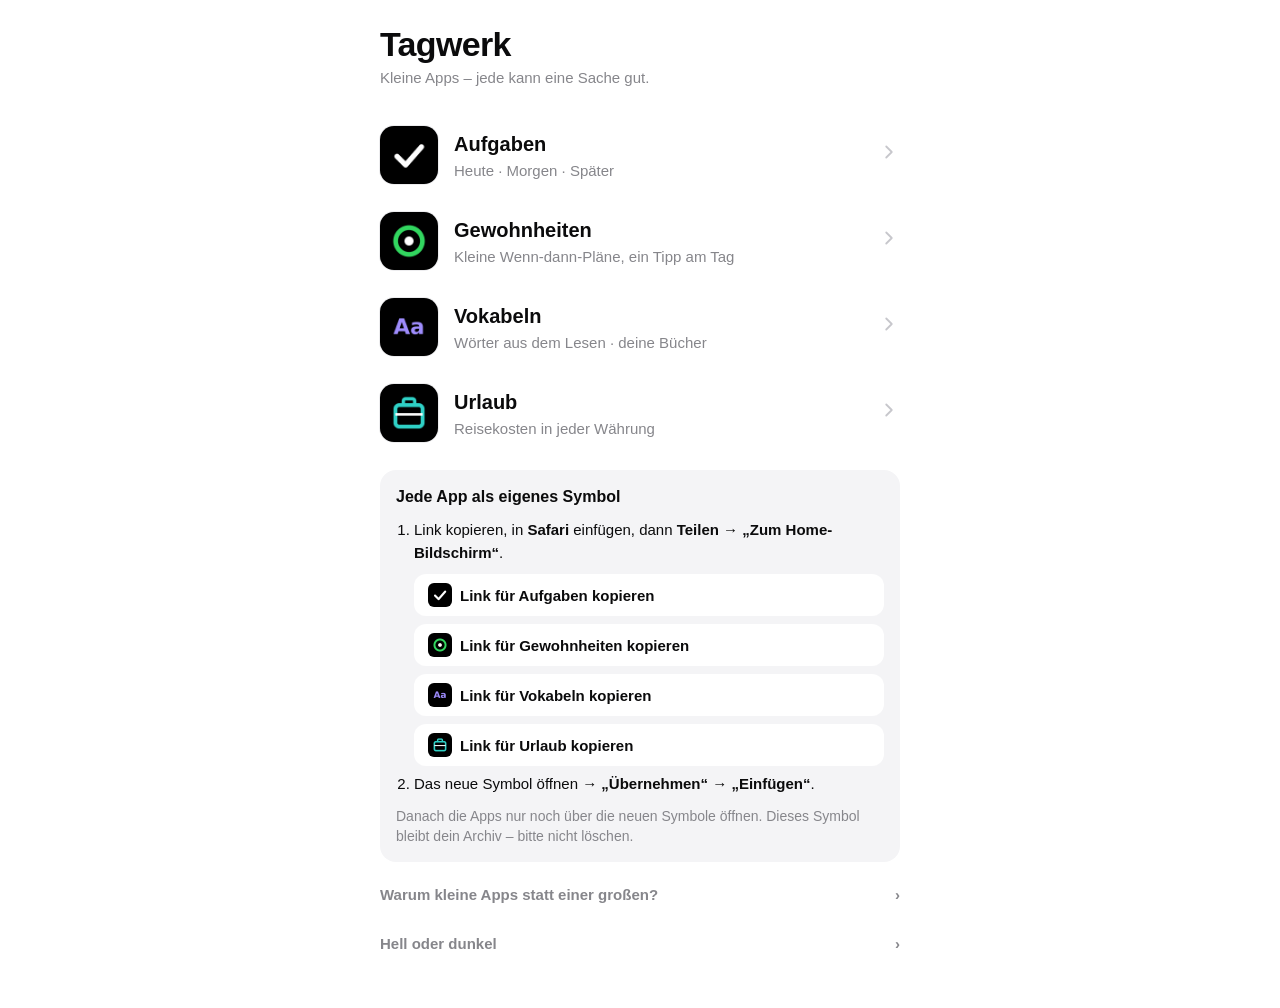
<file: index.html>
<!DOCTYPE html>
<html lang="de">
<head>
<meta charset="UTF-8">
<meta name="viewport" content="width=device-width, initial-scale=1, viewport-fit=cover">
<meta name="theme-color" content="#ffffff">
<title>Tagwerk</title>
<meta name="description" content="Kleine Apps: Aufgaben, Gewohnheiten, Vokabeln, Urlaub.">
<link rel="manifest" href="manifest.webmanifest">
<link rel="apple-touch-icon" href="apple-touch-icon.png">
<link rel="icon" type="image/png" sizes="192x192" href="icon-192.png">
<meta name="apple-mobile-web-app-capable" content="yes">
<meta name="mobile-web-app-capable" content="yes">
<meta name="apple-mobile-web-app-status-bar-style" content="default">
<meta name="apple-mobile-web-app-title" content="Tagwerk">
<script>
  // Alte Direkt-Links (?go=vokabeln | wort | abfrage) führen jetzt in die Vokabel-App
  (() => {
    const go = new URLSearchParams(location.search).get("go");
    if (go === "vokabeln" || go === "wort") location.replace("vokabeln.html");
    else if (go === "abfrage") location.replace("vokabeln.html?go=abfrage");
  })();
</script>
<link rel="stylesheet" href="tw.css">
<style>
  .apps { list-style: none; margin-top: 18px; }
  .app { display: flex; align-items: center; gap: 16px; padding: 14px 0; border-bottom: 1px solid var(--line); text-decoration: none; color: inherit; }
  .app:last-child { border-bottom: none; }
  .app img { width: 58px; height: 58px; border-radius: 14px; flex-shrink: 0; background: #000; box-shadow: 0 0 0 1px var(--line); }
  .app .n { font-size: 20px; font-weight: 700; }
  .app .d { font-size: 15px; color: var(--muted); margin-top: 2px; }
  .app .go { margin-left: auto; color: var(--faint); }
  .app .go svg { width: 22px; height: 22px; }
  .steps { margin: 10px 0 0 18px; font-size: 15px; line-height: 1.55; }
  .steps li { margin-bottom: 4px; }
  .copy-col { display: grid; gap: 8px; margin: 10px 0 6px; }
  .copy-col .btn { justify-content: flex-start; }
  .copy-col img { width: 24px; height: 24px; border-radius: 6px; }
  .stat { font-size: 15px; margin-top: 4px; }
</style>
</head>
<body>
<div class="wrap">
  <header class="tw-head">
    <div>
      <h1>Tagwerk</h1>
      <p class="tw-sub">Kleine Apps – jede kann eine Sache gut.</p>
    </div>
  </header>

  <ul class="apps">
    <li><a class="app" href="aufgaben.html"><img src="icon-aufgaben.png" alt=""><div><div class="n">Aufgaben</div><div class="d">Heute · Morgen · Später</div></div><span class="go" data-chev></span></a></li>
    <li><a class="app" href="gewohnheiten.html"><img src="icon-gewohnheiten.png" alt=""><div><div class="n">Gewohnheiten</div><div class="d">Kleine Wenn-dann-Pläne, ein Tipp am Tag</div></div><span class="go" data-chev></span></a></li>
    <li><a class="app" href="vokabeln.html"><img src="icon-vokabeln.png" alt=""><div><div class="n">Vokabeln</div><div class="d">Wörter aus dem Lesen · deine Bücher</div></div><span class="go" data-chev></span></a></li>
    <li><a class="app" href="urlaub.html"><img src="icon-urlaub.png" alt=""><div><div class="n">Urlaub</div><div class="d">Reisekosten in jeder Währung</div></div><span class="go" data-chev></span></a></li>
  </ul>

  <div class="tw-card" id="install">
    <div class="q">Jede App als eigenes Symbol</div>
    <ol class="steps">
      <li>Link kopieren, in <b>Safari</b> einfügen, dann <b>Teilen</b> → <b>„Zum Home-Bildschirm“</b>.
        <div class="copy-col">
          <button class="btn small full" data-copy="aufgaben.html"><img src="icon-aufgaben-192.png" alt="">Link für Aufgaben kopieren</button>
          <button class="btn small full" data-copy="gewohnheiten.html"><img src="icon-gewohnheiten-192.png" alt="">Link für Gewohnheiten kopieren</button>
          <button class="btn small full" data-copy="vokabeln.html"><img src="icon-vokabeln-192.png" alt="">Link für Vokabeln kopieren</button>
          <button class="btn small full" data-copy="urlaub.html"><img src="icon-urlaub-192.png" alt="">Link für Urlaub kopieren</button>
        </div>
      </li>
      <li id="step-copy">Zurück hierher und <b>„Daten kopieren“</b> tippen.
        <div class="copy-col"><button class="btn small full primary" id="copy-data" style="justify-content:center">Daten kopieren</button></div>
      </li>
      <li>Das neue Symbol öffnen → <b>„Übernehmen“</b> → <b>„Einfügen“</b>.</li>
    </ol>
    <p class="tw-hint" style="margin-top:10px" id="copy-note">Danach die Apps nur noch über die neuen Symbole öffnen. Dieses Symbol bleibt dein Archiv – bitte nicht löschen.</p>
  </div>

  <div id="legacy"></div>

  <button class="tw-link" id="why" style="margin-top:8px"><span>Warum kleine Apps statt einer großen?</span><span>›</span></button>
  <button class="tw-link" id="design"><span>Hell oder dunkel</span><span>›</span></button>
</div>
<script src="tw.js"></script>
<script>
"use strict";
(async () => {
  const { $, esc, ico, toast } = TW;
  document.querySelectorAll("[data-chev]").forEach(e => { e.innerHTML = ico("right"); });

  /* Daten in diesem Speicher: altes Tagwerk und/oder die neuen Apps */
  const L = TW.legacy();
  const apps = { "tw.aufgaben": TW.load("tw.aufgaben", null), "tw.gewohnheiten": TW.load("tw.gewohnheiten", null), "tw.vokabeln": TW.load("tw.vokabeln", null), "tw.urlaub": TW.load("tw.urlaub", null) };
  const hasAny = !!L || Object.values(apps).some(Boolean);
  const payload = () => ({ kind: "tagwerk-transfer", v: 1, at: Date.now(), legacy: L, apps: Object.fromEntries(Object.entries(apps).filter(([, v]) => v)) });
  // Für später installierte Symbole bereitlegen (klappt nur, wo der Cache geteilt wird)
  if (hasAny) {
    const p = payload();
    const k = localStorage.getItem(TW.API_KEY);
    if (k) p.apiKey = k;
    TW.putTransfer(p);
  }

  /* Daten für ein neues Symbol in die Zwischenablage. Mit API-Schlüssel, damit das
     Nachschlagen in der neuen Vokabel-App sofort klappt (er lässt sich bei Anthropic
     nicht noch einmal anzeigen). Die Datei-Sicherung bleibt ohne Schlüssel. */
  if (hasAny) {
    if (localStorage.getItem(TW.API_KEY)) $("copy-note").insertAdjacentHTML("beforeend", " Der kopierte Text enthält auch deinen API-Schlüssel – nur in die Tagwerk-Apps einfügen.");
    $("copy-data").addEventListener("click", async () => {
      const p = payload();
      const k = localStorage.getItem(TW.API_KEY);
      if (k) p.apiKey = k;
      const text = JSON.stringify(p);
      try { await navigator.clipboard.writeText(text); toast("Kopiert – jetzt das neue Symbol öffnen und einfügen"); }
      catch { prompt("Kopieren ging nicht – markiere den Text und kopiere ihn selbst:", text); }
    });
  } else {
    $("step-copy").remove();
  }

  if (L) {
    const t = TW.today();
    const openTodos = (L.todos || []).filter(x => x && !x.done).length;
    const habits = (L.dailies || []).length + (L.avoids || []).length;
    const words = (L.vocab || []).length;
    const books = (L.books || []).filter(b => b && (b.media || "book") === "book").length;
    $("legacy").innerHTML = '<div class="tw-section">Deine Daten aus Tagwerk</div>'
      + '<p class="stat">' + openTodos + " offene Aufgaben · " + habits + " Gewohnheiten · " + words + " Vokabeln · " + books + " Bücher</p>"
      + '<p class="tw-hint" style="margin-top:4px">Kommen beim ersten Öffnen der Apps hier automatisch mit, die Bücher in die Vokabel-App. Training, Läufe, Spiele, Tagebuch und alles andere bleibt im Archiv.</p>'
      + '<div class="stack">'
      + '<button class="btn full" id="file-data">' + ico("download") + "<span>Sicherung als Datei</span></button>"
      + '<a class="btn full" href="alt.html" style="text-decoration:none">' + ico("book") + "<span>Altes Tagwerk öffnen (Archiv)</span></a>"
      + "</div>";
    $("file-data").addEventListener("click", () => { TW.download("tagwerk-" + t + ".json", payload()); toast("Sicherung gespeichert"); });
  }

  document.querySelectorAll("[data-copy]").forEach(b => b.addEventListener("click", async () => {
    const url = new URL(b.dataset.copy, location.href).href;
    try { await navigator.clipboard.writeText(url); toast("Link kopiert – jetzt in Safari einfügen"); }
    catch { prompt("Link kopieren:", url); }
  }));

  $("why").addEventListener("click", () => TW.why("Warum kleine Apps?", [
    { t: "Viele Funktionen ermüden", d: "Vor dem Benutzen wirken viele Funktionen gut, im Alltag zählt, wie einfach es geht. Die Studie empfiehlt mehrere spezialisierte Produkte mit wenigen Funktionen.", src: "Thompson, Hamilton & Rust 2005" },
    { t: "Kurze Momente", d: "Rund 40 % aller App-Nutzungen dauern unter 15 Sekunden. Jede App öffnet darum direkt mit ihrer einen Aufgabe.", src: "Ferreira u.a. 2014", url: "https://www.nngroup.com/articles/mobile-microsessions/" },
    { t: "Weniger eintragen", d: "Wer zu viel protokollieren muss, hört irgendwann ganz auf. Darum: ein Tipp statt Formulare.", src: "Cordeiro u.a. 2015; Epstein u.a. 2015" },
    { t: "Das Symbol als Auslöser", d: "Gewohnheiten brauchen Auslöser im Alltag. Ein eigenes Symbol für jede Sache erinnert beim Entsperren an genau diese Sache.", src: "Stawarz u.a. 2015; Fogg 2009" },
    { t: "Erinnern über den Kalender", d: "Ohne eigenen Server kann eine Web-App bei geschlossener App nicht zuverlässig erinnern. Ein Kalendertermin mit Alarm kann es." }
  ]));
  $("design").addEventListener("click", () => { const s = TW.sheet("<h2>Design</h2>" + '<label class="f-label">Hell oder dunkel</label>' + TW.themeChipsHtml()); TW.wireThemeChips(s.el); });
  TW.registerSW();
})();
</script>
</body>
</html>
</file>
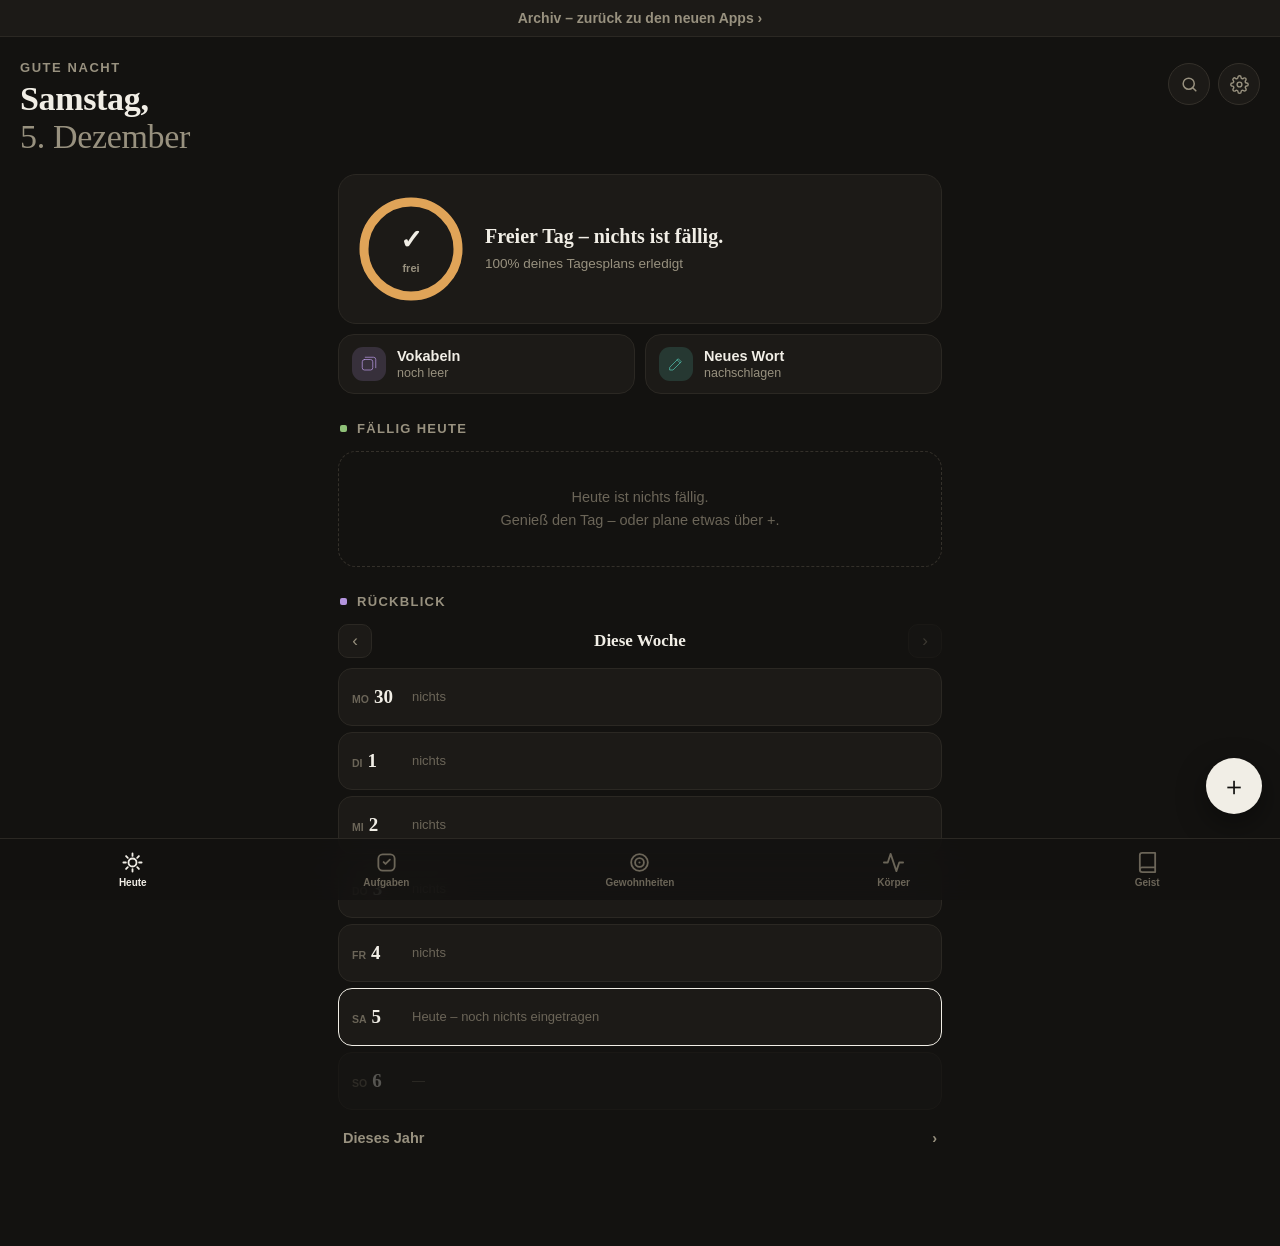
<file: alt.html>
<!DOCTYPE html>
<html lang="de">
<head>
<meta charset="UTF-8">
<meta name="viewport" content="width=device-width, initial-scale=1.0, viewport-fit=cover">
<meta name="theme-color" content="#131210">
<title>Tagwerk (Archiv)</title>
<link rel="manifest" href="manifest.webmanifest">
<link rel="apple-touch-icon" href="apple-touch-icon.png">
<link rel="icon" type="image/png" sizes="192x192" href="icon-192.png">
<meta name="apple-mobile-web-app-capable" content="yes">
<meta name="apple-mobile-web-app-status-bar-style" content="black">
<meta name="apple-mobile-web-app-title" content="Tagwerk Archiv">
<link rel="stylesheet" href="style.css">
</head>
<body>
<a href="index.html" style="display:block;text-align:center;padding:calc(env(safe-area-inset-top) + 10px) 12px 10px;font:600 14px -apple-system,BlinkMacSystemFont,sans-serif;color:var(--muted);background:var(--surface);border-bottom:1px solid var(--hairline);text-decoration:none">Archiv – zurück zu den neuen Apps ›</a>

<header class="top">
  <div>
    <div class="overline" id="greet"></div>
    <h1 class="date" id="big-date"></h1>
  </div>
  <div class="head-btns">
  <button class="gear" id="btn-search" title="Suchen">
    <svg viewBox="0 0 24 24" fill="none" stroke="currentColor" stroke-width="1.9" stroke-linecap="round"><circle cx="11" cy="11" r="7"/><path d="M20 20l-4-4"/></svg>
  </button>
  <button class="gear" id="btn-settings" title="Einstellungen">
    <svg viewBox="0 0 24 24" fill="none" stroke="currentColor" stroke-width="1.8" stroke-linecap="round" stroke-linejoin="round"><circle cx="12" cy="12" r="3"/><path d="M19.4 15a1.65 1.65 0 0 0 .33 1.82l.06.06a2 2 0 1 1-2.83 2.83l-.06-.06a1.65 1.65 0 0 0-1.82-.33 1.65 1.65 0 0 0-1 1.51V21a2 2 0 1 1-4 0v-.09A1.65 1.65 0 0 0 9 19.4a1.65 1.65 0 0 0-1.82.33l-.06.06a2 2 0 1 1-2.83-2.83l.06-.06a1.65 1.65 0 0 0 .33-1.82 1.65 1.65 0 0 0-1.51-1H3a2 2 0 1 1 0-4h.09A1.65 1.65 0 0 0 4.6 9a1.65 1.65 0 0 0-.33-1.82l-.06-.06a2 2 0 1 1 2.83-2.83l.06.06a1.65 1.65 0 0 0 1.82.33H9a1.65 1.65 0 0 0 1-1.51V3a2 2 0 1 1 4 0v.09a1.65 1.65 0 0 0 1 1.51 1.65 1.65 0 0 0 1.82-.33l.06-.06a2 2 0 1 1 2.83 2.83l-.06.06a1.65 1.65 0 0 0-.33 1.82V9a1.65 1.65 0 0 0 1.51 1H21a2 2 0 1 1 0 4h-.09a1.65 1.65 0 0 0-1.51 1z"/></svg>
  </button>
  </div>
</header>

<main>
  <!-- ============ HEUTE ============ -->
  <section class="view visible" id="view-heute"></section>

  <!-- ============ AUFGABEN ============ -->
  <section class="view" id="view-todo"></section>

  <!-- ============ GEWOHNHEITEN ============ -->
  <section class="view" id="view-habits">
    <div class="seg" id="habit-seg">
      <button data-hview="daily" class="on" style="--seg-accent: var(--habit)">Dranbleiben</button>
      <button data-hview="avoid" style="--seg-accent: var(--avoid)">Vermeiden</button>
    </div>
    <div id="habits-body"></div>
  </section>

  <!-- ============ MEDIEN ============ -->
  <section class="view" id="view-media">
    <div class="seg" id="media-seg" style="--seg-accent: var(--media)">
      <button data-media="book" class="on">Bücher</button>
      <button data-media="game">Spiele</button>
      <button data-media="vocab">Vokabeln</button>
    </div>
    <div id="media-body"></div>
  </section>

  <!-- ============ SPORT ============ -->
  <section class="view" id="view-sport">
    <div class="seg" id="sport-seg">
      <button data-sview="training" class="on" style="--seg-accent: var(--sport)">Training</button>
      <button data-sview="runs" style="--seg-accent: var(--run)">Laufen</button>
      <button data-sview="skills" style="--seg-accent: var(--skill)">Skills</button>
    </div>
    <div id="sport-body"></div>
    <input type="file" id="run-photo" accept="image/*" hidden>
    <input type="file" id="vocab-photo" accept="image/*" hidden>
    <input type="file" id="backup-file" accept="application/json,.json,.txt" hidden>
  </section>
</main>

<button id="fab" title="Hinzufügen">＋</button>

<nav class="tabs">
  <button data-tab="heute" class="on">
    <svg viewBox="0 0 24 24" fill="none" stroke="currentColor" stroke-linecap="round" stroke-linejoin="round"><circle cx="12" cy="12" r="4.2"/><path d="M12 2.5v2.6M12 18.9v2.6M2.5 12h2.6M18.9 12h2.6M5.3 5.3l1.8 1.8M16.9 16.9l1.8 1.8M18.7 5.3l-1.8 1.8M7.1 16.9l-1.8 1.8"/></svg>
    <span>Heute</span>
  </button>
  <button data-tab="todo">
    <svg viewBox="0 0 24 24" fill="none" stroke="currentColor" stroke-linecap="round" stroke-linejoin="round"><path d="M9 11.5l2 2 4.5-4.5"/><rect x="3.5" y="3.5" width="17" height="17" rx="4.5"/></svg>
    <span>Aufgaben</span>
  </button>
  <button data-tab="habits">
    <svg viewBox="0 0 24 24" fill="none" stroke="currentColor" stroke-linecap="round" stroke-linejoin="round"><circle cx="12" cy="12" r="8.7"/><circle cx="12" cy="12" r="4.6"/><circle cx="12" cy="12" r="1.1" fill="currentColor" stroke="none"/></svg>
    <span>Gewohnheiten</span>
  </button>
  <button data-tab="sport">
    <svg viewBox="0 0 24 24" fill="none" stroke="currentColor" stroke-linecap="round" stroke-linejoin="round"><polyline points="22 12 18 12 15 21 9 3 6 12 2 12"/></svg>
    <span>Körper</span>
  </button>
  <button data-tab="media">
    <svg viewBox="0 0 24 24" fill="none" stroke="currentColor" stroke-linecap="round" stroke-linejoin="round"><path d="M4 19.5A2.5 2.5 0 0 1 6.5 17H20"/><path d="M6.5 2H20v20H6.5A2.5 2.5 0 0 1 4 19.5v-15A2.5 2.5 0 0 1 6.5 2z"/></svg>
    <span>Geist</span>
  </button>
</nav>

<script src="app.js"></script>
</body>
</html>
</file>
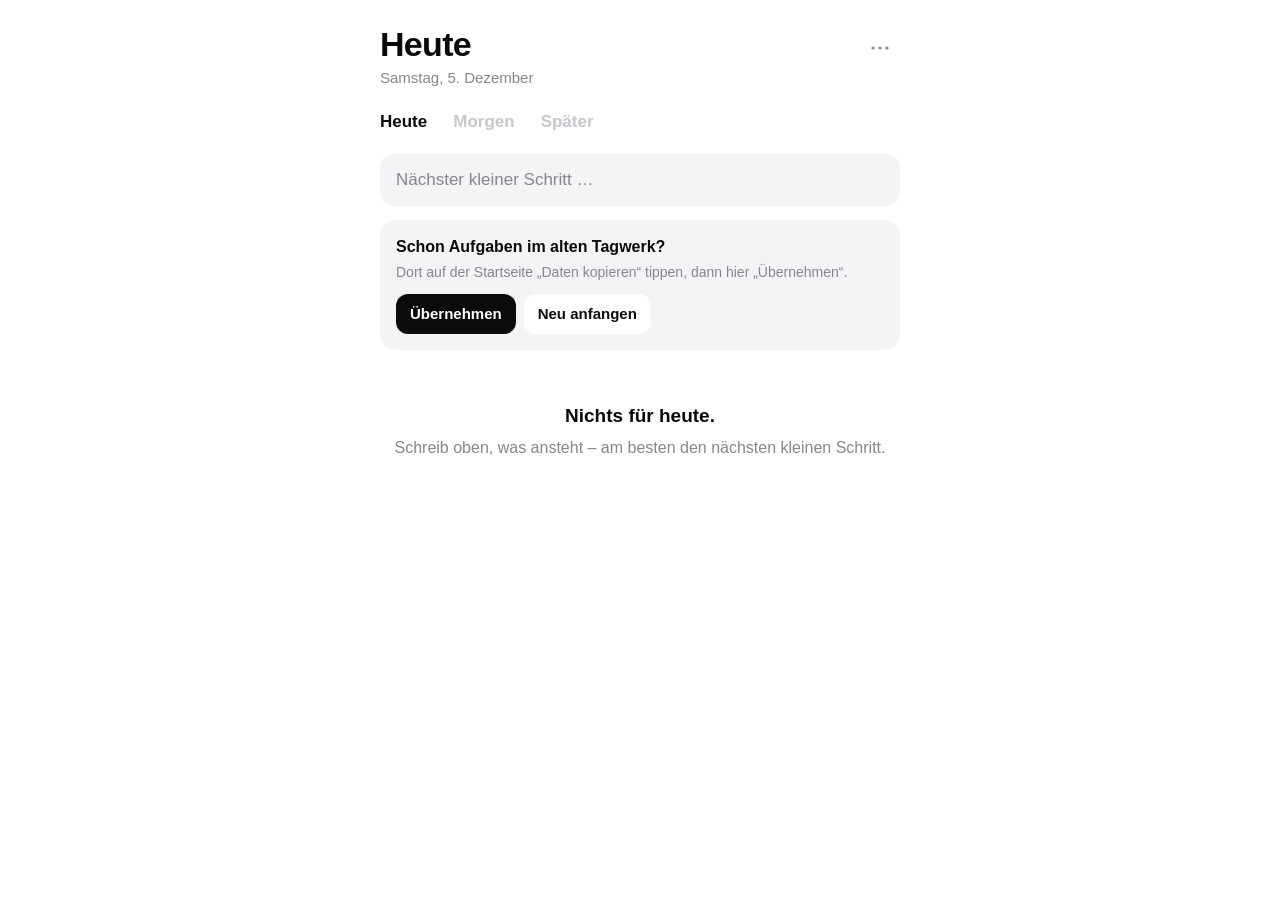
<file: aufgaben.html>
<!DOCTYPE html>
<html lang="de">
<head>
<meta charset="UTF-8">
<meta name="viewport" content="width=device-width, initial-scale=1, viewport-fit=cover">
<meta name="theme-color" content="#ffffff">
<title>Aufgaben</title>
<meta name="description" content="Heute, morgen, später – sonst nichts.">
<link rel="manifest" href="aufgaben.webmanifest">
<link rel="apple-touch-icon" href="apple-aufgaben.png">
<link rel="icon" type="image/png" href="icon-aufgaben.png">
<meta name="apple-mobile-web-app-capable" content="yes">
<meta name="mobile-web-app-capable" content="yes">
<meta name="apple-mobile-web-app-status-bar-style" content="default">
<meta name="apple-mobile-web-app-title" content="Aufgaben">
<link rel="stylesheet" href="tw.css">
<style>
  .tw-row .tw-main .tw-meta .age { color: var(--muted); }
  .done-head { margin-top: 22px; }
  .plan-link { margin-top: 18px; border-top: 1px solid var(--line); }
  .week { font-size: 13px; color: var(--muted); text-align: center; margin-top: 26px; }
  .triage .tw-row { padding: 12px 0; }
  .triage .tw-row .chips { flex-shrink: 0; }
  .focus-title { font-family: var(--display); font-size: 24px; font-weight: 700; line-height: 1.25; max-width: 22ch; }
  .focus-time { font-family: var(--display); font-size: 88px; font-weight: 200; letter-spacing: -.03em; font-variant-numeric: tabular-nums; line-height: 1; }
  .focus-note { font-size: 15px; color: var(--muted); max-width: 30ch; }
  .chip.date { position: relative; overflow: hidden; }
  .chip.date input { position: absolute; inset: 0; opacity: 0; width: 100%; height: 100%; cursor: pointer; }
</style>
</head>
<body>
<div class="wrap">
  <header class="tw-head">
    <div>
      <h1 id="title">Heute</h1>
      <p class="tw-sub" id="date"></p>
    </div>
    <button class="tw-icon-btn" id="menu" aria-label="Menü"></button>
  </header>

  <nav class="tw-tabs" id="tabs" aria-label="Listen">
    <button data-tab="heute" class="on">Heute<span class="n"></span></button>
    <button data-tab="morgen">Morgen<span class="n"></span></button>
    <button data-tab="spaeter">Später<span class="n"></span></button>
  </nav>

  <form class="tw-add" id="add" autocomplete="off">
    <input id="add-input" type="text" placeholder="Nächster kleiner Schritt …" enterkeyhint="done" aria-label="Neue Aufgabe">
  </form>

  <div id="notes"></div>
  <ul class="tw-list" id="list"></ul>
  <div id="after"></div>
</div>
<script src="tw.js"></script>
<script src="aufgaben.js"></script>
</body>
</html>
</file>
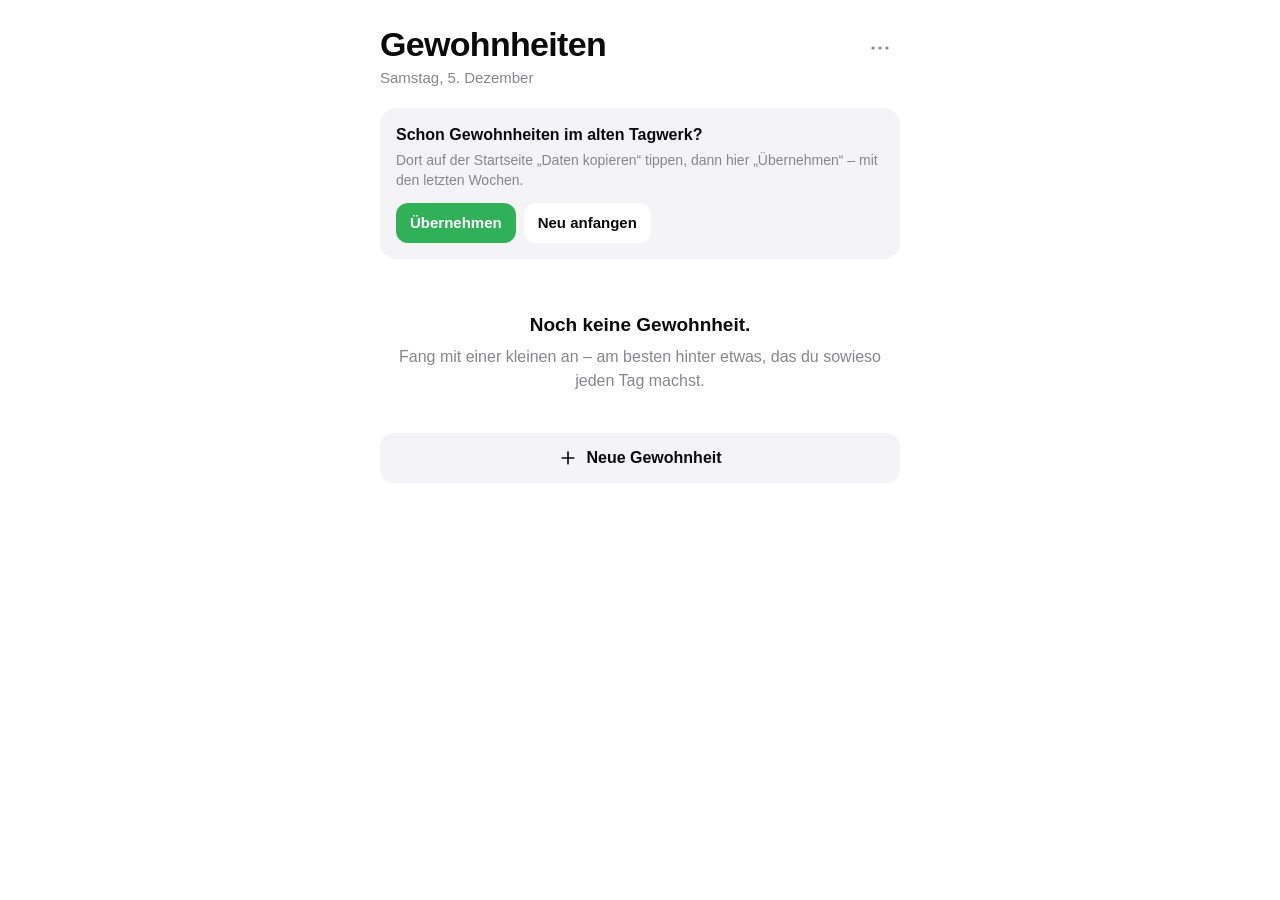
<file: gewohnheiten.html>
<!DOCTYPE html>
<html lang="de">
<head>
<meta charset="UTF-8">
<meta name="viewport" content="width=device-width, initial-scale=1, viewport-fit=cover">
<meta name="theme-color" content="#ffffff">
<title>Gewohnheiten</title>
<meta name="description" content="Kleine Wenn-dann-Pläne, ein Tipp am Tag.">
<link rel="manifest" href="gewohnheiten.webmanifest">
<link rel="apple-touch-icon" href="apple-gewohnheiten.png">
<link rel="icon" type="image/png" href="icon-gewohnheiten.png">
<meta name="apple-mobile-web-app-capable" content="yes">
<meta name="mobile-web-app-capable" content="yes">
<meta name="apple-mobile-web-app-status-bar-style" content="default">
<meta name="apple-mobile-web-app-title" content="Gewohnheiten">
<link rel="stylesheet" href="tw.css">
<style>
  :root { --accent: #30b158; --on-accent: #ffffff; }
  @media (prefers-color-scheme: dark) { :root:not([data-theme="light"]) { --accent: #32d65f; --on-accent: #000000; } }
  :root[data-theme="dark"] { --accent: #32d65f; --on-accent: #000000; }
  .h-line { display: flex; align-items: center; gap: 10px; margin-top: 8px; font-size: 13px; color: var(--muted); }
  .h-nudge { font-size: 13px; color: var(--muted); margin-top: 6px; }
  .tag { font-size: 11px; font-weight: 800; letter-spacing: .06em; text-transform: uppercase; color: var(--muted); border: 1px solid var(--line); border-radius: 6px; padding: 1px 6px; }
  .new-btn { margin-top: 20px; }
  .grid { display: grid; grid-template-columns: repeat(7, 1fr); gap: 6px; margin-top: 4px; }
  .grid .wd { font-size: 11px; color: var(--muted); text-align: center; font-weight: 700; }
  .grid button { aspect-ratio: 1; border-radius: 50%; background: var(--soft); font-size: 12px; color: var(--muted); display: grid; place-items: center; }
  .grid button.on { background: var(--accent); color: var(--on-accent); font-weight: 700; }
  .grid button.today { box-shadow: 0 0 0 2px var(--fg) inset; }
  .grid button.future, .grid button.before { opacity: .25; pointer-events: none; }
  .tpl { display: flex; flex-wrap: wrap; gap: 8px; }
</style>
</head>
<body>
<div class="wrap">
  <header class="tw-head">
    <div>
      <h1>Gewohnheiten</h1>
      <p class="tw-sub" id="sub"></p>
    </div>
    <button class="tw-icon-btn" id="menu" aria-label="Menü"></button>
  </header>
  <div id="notes"></div>
  <ul class="tw-list" id="list"></ul>
  <div id="after"></div>
</div>
<script src="tw.js"></script>
<script src="gewohnheiten.js"></script>
</body>
</html>
</file>
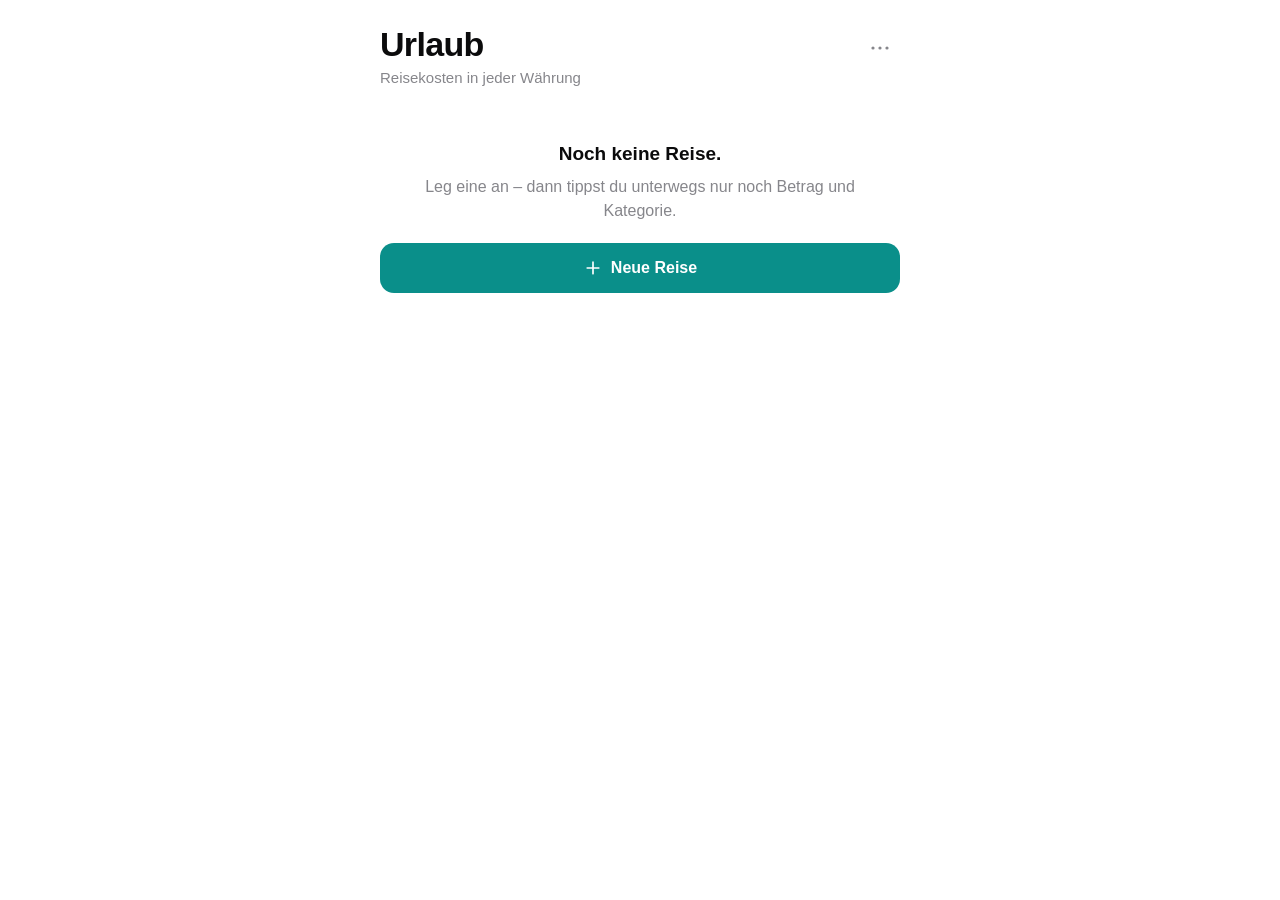
<file: urlaub.html>
<!DOCTYPE html>
<html lang="de">
<head>
<meta charset="UTF-8">
<meta name="viewport" content="width=device-width, initial-scale=1, viewport-fit=cover">
<meta name="theme-color" content="#ffffff">
<title>Urlaub</title>
<meta name="description" content="Urlaubskosten in jeder Währung eintragen – mit Tagesschnitt und Umrechner.">
<link rel="manifest" href="urlaub.webmanifest">
<link rel="apple-touch-icon" href="apple-urlaub.png">
<link rel="icon" type="image/png" href="icon-urlaub.png">
<meta name="apple-mobile-web-app-capable" content="yes">
<meta name="mobile-web-app-capable" content="yes">
<meta name="apple-mobile-web-app-status-bar-style" content="default">
<meta name="apple-mobile-web-app-title" content="Urlaub">
<link rel="stylesheet" href="tw.css">
<style>
  :root { --accent: #0a8f8a; --on-accent: #ffffff; }
  @media (prefers-color-scheme: dark) { :root:not([data-theme="light"]) { --accent: #2fd1c6; --on-accent: #000000; } }
  :root[data-theme="dark"] { --accent: #2fd1c6; --on-accent: #000000; }
  .sum { display: grid; grid-template-columns: 1fr 1fr 1fr; gap: 6px; text-align: center; }
  .sum .big { grid-column: 1 / -1; padding-bottom: 6px; }
  .sum .big b { display: block; font-family: var(--display); font-size: 40px; font-weight: 800; letter-spacing: -.02em; line-height: 1.1; }
  .sum b { display: block; font-size: 18px; font-weight: 700; }
  .sum span { font-size: 13px; color: var(--muted); }
  .budget { margin-top: 10px; font-size: 14px; color: var(--muted); text-align: center; }
  .budget b { color: var(--fg); }
  .budget .over { color: var(--danger); }
  .bar-wrap { height: 6px; border-radius: 3px; background: var(--bg); overflow: hidden; margin-top: 8px; }
  .bar-wrap i { display: block; height: 100%; background: var(--accent); border-radius: 3px; }
  .amount-row { display: flex; gap: 10px; align-items: center; margin-top: 16px; }
  .amount-row input { flex: 1; min-width: 0; border: none; outline: none; background: var(--soft); border-radius: 14px; padding: 12px 16px; font-size: 28px; font-weight: 700; }
  .amount-row input::placeholder { color: var(--muted); font-weight: 600; }
  .cur-btn { flex-shrink: 0; min-width: 76px; height: 60px; border-radius: 14px; background: var(--soft); font-size: 17px; font-weight: 800; padding: 0 12px; }
  .conv { font-size: 14px; color: var(--muted); margin: 6px 4px 0; min-height: 20px; }
  .note-in { width: 100%; border: none; outline: none; background: none; border-bottom: 1px solid var(--line); padding: 10px 4px; font-size: 16px; margin-top: 2px; }
  .cats { display: grid; grid-template-columns: repeat(4, 1fr); gap: 8px; margin-top: 12px; }
  .cats button { background: var(--soft); border-radius: 14px; padding: 10px 2px 8px; font-size: 12px; font-weight: 600; color: var(--fg); display: flex; flex-direction: column; align-items: center; gap: 2px; border: 1.5px solid transparent; }
  .cats button .e { font-size: 24px; line-height: 1.1; }
  .cats button.on { border-color: var(--accent); }
  .cats button:active { transform: scale(.95); }
  .day-h { display: flex; justify-content: space-between; align-items: baseline; }
  .sp-e { font-size: 24px; width: 34px; text-align: center; flex-shrink: 0; }
  .sp-r { text-align: right; flex-shrink: 0; }
  .sp-r b { display: block; font-size: 17px; font-weight: 700; }
  .sp-r span { font-size: 13px; color: var(--muted); }
  .sp-r .warn { color: var(--danger); }
  .cat-row { padding: 10px 0; border-bottom: 1px solid var(--line); }
  .cat-row:last-child { border-bottom: none; }
  .cat-row .top { display: flex; justify-content: space-between; gap: 10px; font-size: 16px; }
  .cat-row .top b { font-weight: 700; }
  .cat-row .sub { font-size: 13px; color: var(--muted); margin-top: 2px; }
  .cat-row .bar-wrap { background: var(--soft); }
  .rate-line { font-size: 13px; color: var(--muted); margin-top: 18px; text-align: center; line-height: 1.6; }
  .rate-line a { color: inherit; }
  .rate-line button { color: var(--accent); font-weight: 700; font-size: 13px; }
  .conv-list .tw-row { padding: 12px 0; }
  .conv-list .code { font-weight: 800; width: 52px; flex-shrink: 0; }
  .conv-list .name { flex: 1; min-width: 0; color: var(--muted); font-size: 14px; overflow: hidden; text-overflow: ellipsis; white-space: nowrap; }
  .conv-list .val { font-weight: 700; font-size: 17px; text-align: right; }
  .cur-list { list-style: none; max-height: 52dvh; overflow-y: auto; margin-top: 10px; }
  .cur-list li { display: flex; gap: 12px; align-items: center; padding: 12px 2px; border-bottom: 1px solid var(--line); cursor: pointer; }
  .cur-list li b { width: 48px; }
  .cur-list li span { color: var(--muted); font-size: 15px; flex: 1; }
  .cur-list li.on b { color: var(--accent); }
  .trip-row .tw-meta b { color: var(--accent); }
  .chip.date { position: relative; overflow: hidden; flex-shrink: 0; }
  .chip.date input { position: absolute; inset: 0; opacity: 0; width: 100%; height: 100%; cursor: pointer; }
</style>
</head>
<body>
<div class="wrap">
  <header class="tw-head">
    <div>
      <h1 id="title">Urlaub</h1>
      <p class="tw-sub" id="sub"></p>
    </div>
    <button class="tw-icon-btn" id="menu" aria-label="Menü"></button>
  </header>
  <nav class="tw-tabs" id="tabs" aria-label="Ansicht">
    <button data-tab="ausgaben" class="on">Ausgaben</button>
    <button data-tab="auswertung">Auswertung</button>
    <button data-tab="umrechner">Umrechner</button>
  </nav>
  <div id="view"></div>
</div>
<script src="tw.js"></script>
<script src="urlaub.js"></script>
</body>
</html>
</file>
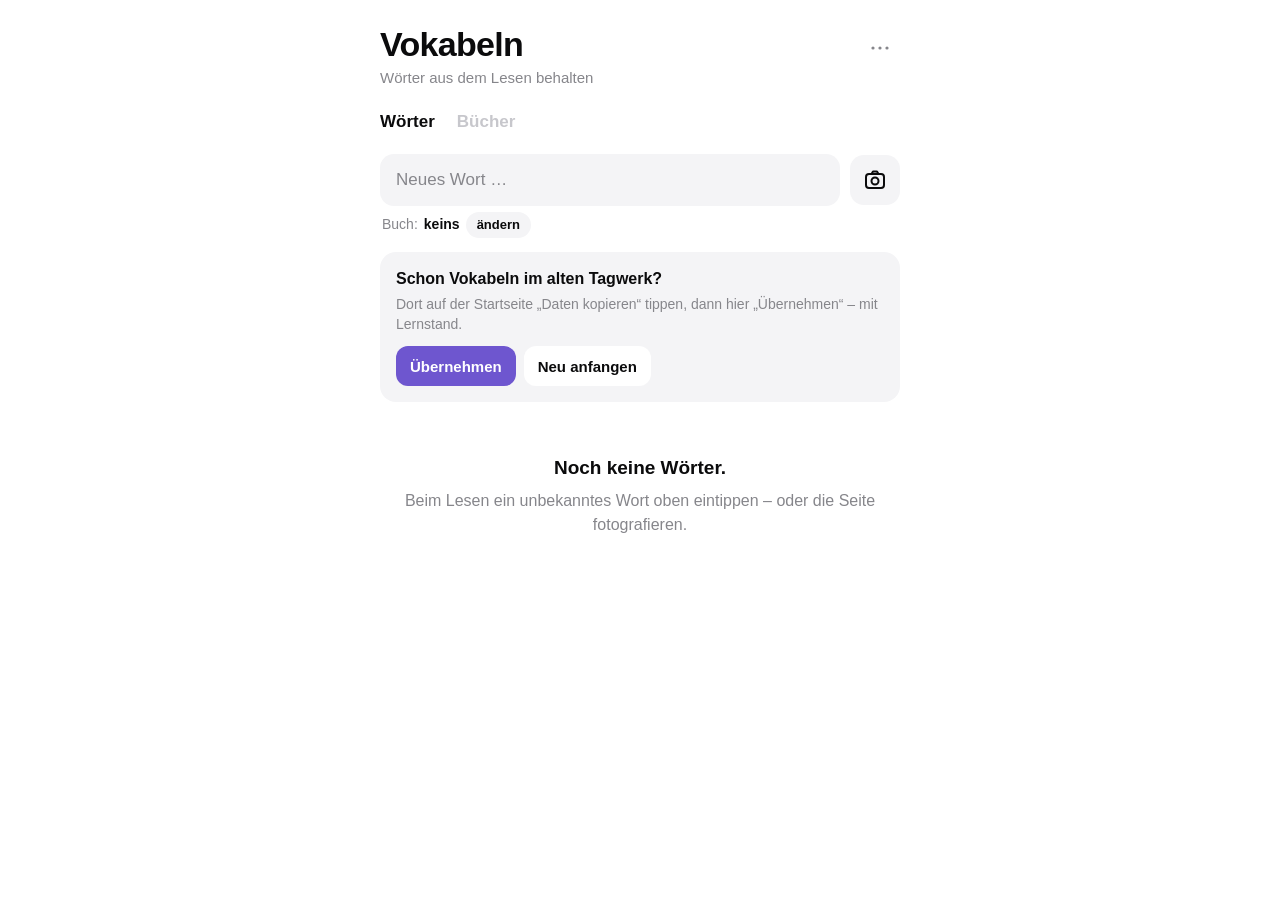
<file: vokabeln.html>
<!DOCTYPE html>
<html lang="de">
<head>
<meta charset="UTF-8">
<meta name="viewport" content="width=device-width, initial-scale=1, viewport-fit=cover">
<meta name="theme-color" content="#ffffff">
<title>Vokabeln</title>
<meta name="description" content="Wörter aus dem Lesen sammeln und behalten – und sehen, was du gelesen hast.">
<link rel="manifest" href="vokabeln.webmanifest">
<link rel="apple-touch-icon" href="apple-vokabeln.png">
<link rel="icon" type="image/png" href="icon-vokabeln.png">
<meta name="apple-mobile-web-app-capable" content="yes">
<meta name="mobile-web-app-capable" content="yes">
<meta name="apple-mobile-web-app-status-bar-style" content="default">
<meta name="apple-mobile-web-app-title" content="Vokabeln">
<link rel="stylesheet" href="tw.css">
<style>
  :root { --accent: #6e56cf; --on-accent: #ffffff; }
  @media (prefers-color-scheme: dark) { :root:not([data-theme="light"]) { --accent: #9e8cfc; --on-accent: #000000; } }
  :root[data-theme="dark"] { --accent: #9e8cfc; --on-accent: #000000; }
  .practice { margin-top: 16px; min-height: 58px; font-size: 18px; }
  .all-done { text-align: center; padding: 18px 16px; }
  .all-done .q { font-size: 17px; }
  .pdots { display: flex; align-items: center; justify-content: center; gap: 10px; margin-top: 12px; font-size: 13px; color: var(--muted); }
  .book-line { font-size: 14px; color: var(--muted); margin: 2px 2px 0; display: flex; gap: 6px; align-items: center; }
  .book-line b { color: var(--fg); font-weight: 600; }
  .filters { display: flex; gap: 8px; overflow-x: auto; padding: 14px 0 2px; scrollbar-width: none; }
  .filters::-webkit-scrollbar { display: none; }
  .filters .chip { flex-shrink: 0; }
  .w-word { font-size: 19px; font-weight: 700; }
  .w-ipa { font-size: 13px; color: var(--faint); font-weight: 400; margin-left: 6px; }
  .w-trans { font-size: 15px; color: var(--muted); margin-top: 2px; }
  .badge { flex-shrink: 0; font-size: 12px; font-weight: 700; color: var(--muted); background: var(--soft); border-radius: 8px; padding: 3px 7px; min-width: 32px; text-align: center; }
  .badge.ripe { color: var(--accent); }
  .badge.done { color: var(--ok); }
  .say-btn { width: 36px; height: 36px; border-radius: 50%; display: inline-grid; place-items: center; color: var(--accent); background: var(--soft); flex-shrink: 0; }
  .say-btn svg { width: 18px; height: 18px; }
  .say-btn.big { width: 54px; height: 54px; }
  .say-btn.big svg { width: 25px; height: 25px; }
  .say-btn.talking { transform: scale(1.08); }
  .say-row { display: flex; align-items: center; gap: 14px; }
  .say-ipa { font-size: 17px; }
  .say-de { font-size: 14px; color: var(--muted); margin-top: 2px; }
  .answer { font-size: 17px; line-height: 1.5; }
  .answer.blank { color: var(--muted); font-style: italic; }
  .k-tag { font-size: 11px; font-weight: 800; letter-spacing: .06em; text-transform: uppercase; color: var(--muted); border: 1px solid var(--line); border-radius: 6px; padding: 1px 6px; vertical-align: 4px; margin-left: 6px; }
  /* Lernstand ● ● ● ⇄ */
  .vc-steps { display: inline-flex; align-items: center; gap: 5px; vertical-align: middle; }
  .vc-steps i { width: 9px; height: 9px; border-radius: 50%; border: 1.5px solid var(--faint); display: block; }
  .vc-steps i.on { background: var(--ok); border-color: var(--ok); }
  .vc-steps b { font-size: 13px; font-weight: 800; color: var(--faint); margin-left: 3px; line-height: 1; }
  .vc-steps b.next { color: var(--accent); }
  .vc-steps b.on { color: var(--ok); }
  /* Abfrage */
  .quiz-w { font-family: var(--display); font-size: 40px; font-weight: 700; line-height: 1.1; letter-spacing: -.01em; overflow-wrap: anywhere; }
  .quiz-src { font-size: 14px; color: var(--muted); }
  .quiz-a { display: none; }
  .overlay.open .quiz-a { display: block; }
  .quiz-t { font-size: 24px; font-weight: 700; color: var(--accent); }
  .quiz-m { font-size: 16px; color: var(--muted); margin-top: 8px; line-height: 1.5; }
  .quiz-e { font-size: 15px; font-style: italic; color: var(--muted); margin-top: 12px; line-height: 1.5; }
  .quiz-ipa { font-size: 15px; color: var(--muted); margin-top: 6px; }
  .quiz-input { width: min(340px, 100%); text-align: center; font-size: 22px; font-weight: 600; padding: 13px 14px; border-radius: 14px; border: 1.5px solid var(--line); background: var(--soft); outline: none; margin-top: 18px; }
  .quiz-input:focus { border-color: var(--accent); }
  .quiz-input.bad { border-color: var(--danger); animation: shake .32s ease; }
  @keyframes shake { 20%, 60% { transform: translateX(-6px); } 40%, 80% { transform: translateX(6px); } }
  .copy-answer { font-size: 26px; }
  .copy-box { position: relative; }
  .copy-cover { display: none; position: absolute; inset: -6px -10px; border-radius: 14px; border: 1.5px dashed var(--faint); background: var(--bg); color: var(--muted); font-size: 13px; font-weight: 700; letter-spacing: .08em; text-transform: uppercase; align-items: center; justify-content: center; }
  .copy-box.covered .copy-cover { display: flex; }
  .copy-box.covered > :not(.copy-cover) { visibility: hidden; }
  .copy-dots { display: flex; justify-content: center; gap: 8px; margin-top: 14px; }
  .copy-dots i { width: 12px; height: 12px; border-radius: 50%; border: 2px solid var(--faint); display: block; }
  .copy-dots i.on { background: var(--ok); border-color: var(--ok); }
  .copy-hint { font-size: 14px; color: var(--muted); margin-top: 10px; min-height: 20px; }
  .qd-big { font-family: var(--display); font-size: 40px; font-weight: 800; }
  .pick .tw-row { cursor: pointer; }
  /* Bücher */
  .tier { flex-shrink: 0; font-size: 13px; font-weight: 800; color: var(--muted); background: var(--soft); border-radius: 8px; min-width: 28px; padding: 3px 7px; text-align: center; }
  .tier.top { color: var(--accent); }
  .tiers { display: flex; gap: 8px; }
  .tiers .chip { width: 46px; padding: 8px 0; text-align: center; font-weight: 800; }
  .tiers .chip.on { background: var(--accent); color: var(--on-accent); border-color: var(--accent); }
  .b-words { list-style: none; margin-top: 4px; }
  .b-words li { display: flex; align-items: baseline; gap: 10px; padding: 10px 0; border-bottom: 1px solid var(--line); cursor: pointer; }
  .b-words li:last-child { border-bottom: none; }
  .b-words .w { font-weight: 700; }
  .b-words .t { color: var(--muted); font-size: 15px; flex: 1; min-width: 0; overflow: hidden; text-overflow: ellipsis; white-space: nowrap; }
  .b-desc { font-size: 15px; color: var(--muted); line-height: 1.45; margin-top: 6px; }
  .chip.date { position: relative; overflow: hidden; }
  .chip.date input { position: absolute; inset: 0; opacity: 0; width: 100%; height: 100%; cursor: pointer; }
</style>
</head>
<body>
<div class="wrap">
  <header class="tw-head">
    <div>
      <h1 id="title">Vokabeln</h1>
      <p class="tw-sub" id="sub"></p>
    </div>
    <button class="tw-icon-btn" id="menu" aria-label="Menü"></button>
  </header>
  <nav class="tw-tabs" id="tabs" aria-label="Ansicht">
    <button data-tab="woerter" class="on">Wörter</button>
    <button data-tab="buecher">Bücher</button>
  </nav>
  <div id="v-words">
    <div id="top"></div>
    <form class="tw-add" id="add" autocomplete="off">
      <input id="add-input" type="text" placeholder="Neues Wort …" enterkeyhint="done" autocapitalize="none" spellcheck="false" aria-label="Neues Wort">
      <button type="button" class="tw-icon-btn" id="photo-btn" aria-label="Seite fotografieren"></button>
    </form>
    <div class="book-line" id="book-line"></div>
    <div id="notes"></div>
    <div id="filters"></div>
    <ul class="tw-list" id="list"></ul>
  </div>
  <div id="v-books" hidden>
    <form class="tw-add" id="b-add" autocomplete="off">
      <input id="b-add-input" type="text" placeholder="Buch hinzufügen – Titel, Autor …" enterkeyhint="done" aria-label="Buch hinzufügen">
    </form>
    <div id="b-list"></div>
  </div>
  <input type="file" id="photo" accept="image/*" hidden>
</div>
<script src="tw.js"></script>
<script src="vokabeln.js"></script>
</body>
</html>
</file>
<file: tw.css>
/* ============================================================
   Tagwerk – gemeinsames Design der drei Apps
   Vorbild MinimaList: schwarz/weiß, große klare Schrift,
   leerer Bildschirm bis auf das Wichtige.
   ============================================================ */
:root {
  --bg: #ffffff;
  --fg: #0b0b0c;
  --muted: #86868b;
  --faint: #c7c7cc;
  --line: #ececee;
  --soft: #f4f4f6;
  --sheet: #ffffff;
  --accent: #0b0b0c;          /* je App überschrieben */
  --on-accent: #ffffff;
  --ok: #30b158;
  --danger: #ff3b30;
  --star: #ff9500;
  --shadow: 0 12px 40px rgba(0, 0, 0, .14);
  --sans: -apple-system, BlinkMacSystemFont, "SF Pro Text", "Helvetica Neue", "Segoe UI", Roboto, Arial, sans-serif;
  --display: -apple-system, BlinkMacSystemFont, "SF Pro Display", "Helvetica Neue", "Segoe UI", Roboto, Arial, sans-serif;
  color-scheme: light;
}
@media (prefers-color-scheme: dark) {
  :root:not([data-theme="light"]) {
    --bg: #000000; --fg: #f5f5f7; --muted: #8e8e93; --faint: #48484a; --line: #1c1c1e;
    --soft: #1f1f22; --sheet: #121214; --accent: #f5f5f7; --on-accent: #000000; --shadow: 0 12px 40px rgba(0, 0, 0, .6);
    color-scheme: dark;
  }
}
:root[data-theme="dark"] {
  --bg: #000000; --fg: #f5f5f7; --muted: #8e8e93; --faint: #48484a; --line: #1c1c1e;
  --soft: #1f1f22; --sheet: #121214; --accent: #f5f5f7; --on-accent: #000000; --shadow: 0 12px 40px rgba(0, 0, 0, .6);
  color-scheme: dark;
}

* { box-sizing: border-box; margin: 0; padding: 0; -webkit-tap-highlight-color: transparent; }
[hidden] { display: none !important; }
html, body { background: var(--bg); }
body {
  color: var(--fg); font-family: var(--sans); font-size: 17px; line-height: 1.4;
  min-height: 100dvh; -webkit-font-smoothing: antialiased; overscroll-behavior-y: none;
  padding: 0 0 calc(40px + env(safe-area-inset-bottom));
}
button, input, textarea, select { font: inherit; color: inherit; }
button { background: none; border: none; cursor: pointer; }
.hidden { display: none !important; }
.wrap { max-width: 560px; margin: 0 auto; padding: 0 20px; }

/* ---------- Kopf ---------- */
.tw-head {
  display: flex; align-items: flex-start; justify-content: space-between; gap: 12px;
  padding: max(26px, calc(env(safe-area-inset-top) + 14px)) 0 6px;
}
.tw-head h1 { font-family: var(--display); font-size: 34px; font-weight: 800; letter-spacing: -.02em; line-height: 1.1; }
.tw-sub { font-size: 15px; color: var(--muted); margin-top: 4px; }
.tw-icon-btn {
  width: 40px; height: 40px; border-radius: 50%; display: grid; place-items: center; flex-shrink: 0;
  color: var(--muted); margin-top: 2px;
}
.tw-icon-btn:active { background: var(--soft); }
.tw-icon-btn svg { width: 24px; height: 24px; }

/* ---------- Text-Tabs (Heute · Morgen · Später) ---------- */
.tw-tabs { display: flex; gap: 22px; margin: 10px 0 4px; }
.tw-tabs button {
  font-size: 17px; font-weight: 600; color: var(--faint); padding: 6px 0; position: relative;
}
.tw-tabs button.on { color: var(--fg); }
.tw-tabs button .n { font-size: 13px; font-weight: 600; color: var(--muted); margin-left: 4px; }

/* ---------- Eingabe oben ---------- */
.tw-add { display: flex; align-items: center; gap: 10px; margin: 14px 0 6px; }
.tw-add input {
  flex: 1; min-width: 0; border: none; outline: none; background: var(--soft);
  border-radius: 14px; padding: 14px 16px; font-size: 17px;
}
.tw-add input::placeholder { color: var(--muted); }
.tw-add .tw-icon-btn { background: var(--soft); width: 50px; height: 50px; border-radius: 14px; margin: 0; color: var(--fg); }

/* ---------- Liste ---------- */
.tw-list { list-style: none; margin-top: 6px; }
.tw-row {
  position: relative; display: flex; align-items: center; gap: 14px;
  padding: 15px 0; border-bottom: 1px solid var(--line);
  background: var(--bg); touch-action: pan-y; user-select: none; -webkit-user-select: none;
}
.tw-row:last-child { border-bottom: none; }
.tw-row .tw-main { flex: 1; min-width: 0; cursor: pointer; }
.tw-row .tw-text { font-size: 19px; font-weight: 500; line-height: 1.3; overflow-wrap: anywhere; }
.tw-row .tw-meta { font-size: 14px; color: var(--muted); margin-top: 3px; display: flex; flex-wrap: wrap; gap: 4px 10px; align-items: center; }
.tw-row.done .tw-text { color: var(--faint); text-decoration: line-through; text-decoration-thickness: 1.5px; }
.tw-row.done .tw-meta { color: var(--faint); }
.tw-row .star { color: var(--star); }

/* Haken-Kreis links */
.tw-check {
  width: 28px; height: 28px; border-radius: 50%; flex-shrink: 0;
  border: 2px solid var(--faint); display: grid; place-items: center; transition: background .15s, border-color .15s, transform .15s;
}
.tw-check svg { width: 16px; height: 16px; opacity: 0; color: var(--on-accent); }
.tw-check.on { background: var(--accent); border-color: var(--accent); }
.tw-check.on svg { opacity: 1; }
.tw-check:active { transform: scale(.9); }
.tw-check.big { width: 34px; height: 34px; }
.tw-check.big svg { width: 19px; height: 19px; }

/* Wischen: unter der Zeile liegt Grün (erledigt) bzw. Rot (löschen) */
.tw-swipe-wrap { position: relative; overflow: hidden; border-bottom: 1px solid var(--line); }
.tw-swipe-wrap:last-child { border-bottom: none; }
.tw-swipe-wrap > .tw-row { border-bottom: none; }
.tw-swipe-under {
  position: absolute; inset: 0; display: flex; align-items: center; padding: 0 22px;
  font-weight: 700; font-size: 15px; color: #fff; opacity: 0; transition: opacity .1s;
}
.tw-swipe-under.right { background: var(--ok); justify-content: flex-start; }
.tw-swipe-under.left { background: var(--danger); justify-content: flex-end; }

/* 7-Tage-Punkte */
.tw-dots { display: inline-flex; gap: 5px; align-items: center; vertical-align: middle; }
.tw-dots i { width: 8px; height: 8px; border-radius: 50%; background: var(--faint); opacity: .55; display: block; }
.tw-dots i.on { background: var(--accent); opacity: 1; }
.tw-dots i.today { box-shadow: 0 0 0 1.5px var(--muted); opacity: 1; }
.tw-dots i.today:not(.on) { background: transparent; }
.tw-dots i.off { opacity: .18; }

/* ---------- Abschnitte, Hinweise, Karten ---------- */
.tw-section { font-size: 13px; font-weight: 700; letter-spacing: .08em; text-transform: uppercase; color: var(--muted); margin: 26px 0 4px; }
.tw-section button { font: inherit; color: inherit; letter-spacing: inherit; text-transform: inherit; display: flex; align-items: center; gap: 6px; }
.tw-hint { font-size: 14px; color: var(--muted); line-height: 1.45; }
.tw-card {
  background: var(--soft); border-radius: 16px; padding: 16px; margin: 14px 0 6px;
}
.tw-card .q { font-size: 16px; font-weight: 600; line-height: 1.35; }
.tw-card .tw-hint { margin-top: 4px; }
.tw-card .row { display: flex; gap: 8px; margin-top: 12px; flex-wrap: wrap; }
.tw-card .btn:not(.primary) { background: var(--bg); }
.tw-empty { text-align: center; color: var(--muted); padding: 46px 10px 20px; font-size: 16px; line-height: 1.5; }
.tw-empty b { display: block; color: var(--fg); font-size: 19px; margin-bottom: 6px; }
.tw-link { color: var(--muted); font-size: 15px; font-weight: 600; padding: 14px 0; display: flex; justify-content: space-between; width: 100%; text-align: left; }
.tw-link:active { opacity: .6; }

/* ---------- Knöpfe & Chips ---------- */
.btn {
  display: inline-flex; align-items: center; justify-content: center; gap: 8px;
  border-radius: 14px; padding: 14px 18px; font-size: 16px; font-weight: 700;
  background: var(--soft); color: var(--fg); min-height: 50px;
}
.btn:active { transform: scale(.98); }
.btn:disabled { opacity: .45; }
.btn.primary { background: var(--accent); color: var(--on-accent); }
.btn.danger { color: var(--danger); }
.btn.full { width: 100%; }
.btn.small { min-height: 40px; padding: 9px 14px; font-size: 15px; border-radius: 12px; }
.btn svg { width: 20px; height: 20px; }
.chips { display: flex; flex-wrap: wrap; gap: 8px; }
.chip {
  border-radius: 999px; padding: 8px 14px; font-size: 15px; font-weight: 600;
  background: var(--soft); color: var(--fg); border: 1.5px solid transparent;
}
.chip.on { border-color: var(--fg); }

/* ---------- Formular im Blatt ---------- */
.f-label { display: block; font-size: 13px; font-weight: 700; letter-spacing: .06em; text-transform: uppercase; color: var(--muted); margin: 18px 0 8px; }
.f-input, .f-area {
  width: 100%; border: none; outline: none; background: var(--soft); border-radius: 12px;
  padding: 13px 14px; font-size: 17px;
}
.f-area { min-height: 84px; resize: vertical; line-height: 1.45; }
.f-big { font-size: 22px; font-weight: 700; background: none; padding: 4px 44px 4px 0; border-radius: 0; }
.f-row { display: flex; align-items: center; justify-content: space-between; gap: 12px; padding: 12px 0; border-bottom: 1px solid var(--line); }
.f-row:last-child { border-bottom: none; }
.f-row .k { font-size: 16px; }
.f-row .v { font-size: 15px; color: var(--muted); text-align: right; }
.switch { position: relative; width: 50px; height: 30px; flex-shrink: 0; }
.switch input { position: absolute; inset: 0; opacity: 0; margin: 0; cursor: pointer; z-index: 2; }
.switch span { position: absolute; inset: 0; border-radius: 999px; background: var(--line); transition: background .2s; }
.switch span::after { content: ""; position: absolute; top: 3px; left: 3px; width: 24px; height: 24px; border-radius: 50%; background: #fff; box-shadow: 0 1px 3px rgba(0,0,0,.25); transition: transform .2s; }
.switch input:checked + span { background: var(--ok); }
.switch input:checked + span::after { transform: translateX(20px); }

/* ---------- Bottom-Sheet ---------- */
.sheet-back {
  position: fixed; inset: 0; z-index: 100; background: rgba(0, 0, 0, .38);
  display: flex; align-items: flex-end; justify-content: center; opacity: 0; transition: opacity .22s;
}
.sheet-back.open { opacity: 1; }
.sheet {
  width: 100%; max-width: 560px; max-height: 92dvh; overflow-y: auto; overscroll-behavior: contain;
  background: var(--sheet); border-radius: 22px 22px 0 0; box-shadow: var(--shadow);
  padding: 8px 20px calc(24px + env(safe-area-inset-bottom));
  transform: translateY(100%); transition: transform .3s cubic-bezier(.2, .9, .25, 1);
}
.sheet-back.open .sheet { transform: translateY(0); }
.sheet .grab { width: 38px; height: 5px; border-radius: 3px; background: var(--faint); margin: 4px auto 14px; }
.sheet h2 { font-family: var(--display); font-size: 24px; font-weight: 800; letter-spacing: -.01em; line-height: 1.2; padding-right: 40px; }
.sheet .x { position: absolute; top: -6px; right: -8px; }
.sheet-in { position: relative; }
.sheet .actions { display: flex; gap: 10px; margin-top: 22px; }
.sheet .actions .btn { flex: 1; }
.stack { display: flex; flex-direction: column; gap: 10px; margin-top: 18px; }

/* ---------- Kurzmeldung ---------- */
.toast {
  position: fixed; left: 16px; right: 16px; margin: 0 auto; width: fit-content; max-width: 520px;
  bottom: calc(22px + env(safe-area-inset-bottom)); z-index: 400;
  transform: translateY(20px); opacity: 0; transition: opacity .2s, transform .25s;
  background: var(--fg); color: var(--bg); border-radius: 14px; padding: 12px 14px 12px 16px;
  display: flex; align-items: center; gap: 14px; box-shadow: var(--shadow);
  font-size: 15px; font-weight: 600;
}
.toast.show { opacity: 1; transform: translateY(0); }
.toast button { color: var(--bg); opacity: .75; font-weight: 800; font-size: 15px; padding: 2px 4px; white-space: nowrap; }

/* ---------- Vollbild (Fokus, Abfrage) ---------- */
.overlay {
  position: fixed; inset: 0; z-index: 200; background: var(--bg); display: flex; flex-direction: column;
  padding: max(20px, env(safe-area-inset-top)) 22px calc(22px + env(safe-area-inset-bottom));
}
.ov-top { display: flex; align-items: center; justify-content: space-between; min-height: 40px; }
.ov-top .count { font-size: 13px; font-weight: 700; letter-spacing: .1em; text-transform: uppercase; color: var(--muted); }
.ov-mid { flex: 1; display: flex; flex-direction: column; align-items: center; justify-content: center; text-align: center; gap: 14px; overflow-y: auto; }
.ov-btns { display: flex; gap: 10px; }
.ov-btns .btn { flex: 1; min-height: 56px; font-size: 17px; }
.bar { height: 3px; border-radius: 2px; background: var(--line); margin-top: 10px; overflow: hidden; }
.bar span { display: block; height: 100%; background: var(--accent); transition: width .3s; }

@media (prefers-reduced-motion: reduce) {
  *, *::before, *::after { transition: none !important; animation: none !important; }
}
</file>
<file: style.css>
/* ============================================================
   MEIN TAG — Paper & Ink
   Warmes Tinten-Dunkel / Papier-Hell, Serifen-Akzente,
   Bottom-Sheets, Tages-Dashboard.
   ============================================================ */
:root {
  --bg: #131210;
  --surface: #1c1a17;
  --surface2: #262320;
  --border: #34302a;
  --hairline: #2b2823;
  --text: #f1eee6;
  --muted: #98917f;
  --faint: #6b6558;

  --todo: #8fc178;      /* Moos */
  --habit: #7aa5f0;     /* Kobalt */
  --avoid: #e8796a;     /* Ziegel */
  --sport: #e0a458;     /* Bernstein */
  --run: #52bfae;       /* Jade */
  --skill: #de8fbb;     /* Magenta */
  --media: #b394dd;     /* Flieder */

  --ink-on-accent: #16130d;
  --shadow: 0 10px 30px rgba(0,0,0,.4);
  --serif: ui-serif, Georgia, "Times New Roman", serif;
  --sans: -apple-system, BlinkMacSystemFont, "SF Pro Text", "Segoe UI", Roboto, sans-serif;
}
body.light {
  --bg: #f5f3ed;
  --surface: #fdfcf8;
  --surface2: #edeae1;
  --border: #ddd7c9;
  --hairline: #e6e1d5;
  --text: #23211b;
  --muted: #7d7666;
  --faint: #a9a291;

  --todo: #4c8040;
  --habit: #3061c9;
  --avoid: #bc4433;
  --sport: #a8721f;
  --run: #178272;
  --skill: #b04f8b;
  --media: #7752b3;

  --ink-on-accent: #fffdf6;
  --shadow: 0 10px 26px rgba(60,50,30,.12);
}

* { margin: 0; padding: 0; box-sizing: border-box; -webkit-tap-highlight-color: transparent; }
html { color-scheme: dark; }
body.light { color-scheme: light; }
body {
  background: var(--bg); color: var(--text);
  font-family: var(--sans); font-size: 16px; line-height: 1.45;
  min-height: 100dvh;
  padding-bottom: calc(86px + env(safe-area-inset-bottom));
  transition: background .3s, color .3s;
}

/* ---------- Kopf ---------- */
header.top {
  display: flex; align-items: flex-start; justify-content: space-between; gap: 10px;
  padding: max(22px, env(safe-area-inset-top)) 20px 4px;
}
.head-btns { display: flex; gap: 8px; flex-shrink: 0; }
.overline { font-size: 13px; font-weight: 600; letter-spacing: .12em; text-transform: uppercase; color: var(--muted); }
h1.date {
  font-family: var(--serif); font-weight: 600; font-size: 34px; line-height: 1.12;
  letter-spacing: -.01em; margin-top: 2px;
}
h1.date em { font-style: normal; color: var(--muted); font-weight: 400; }
.gear {
  width: 42px; height: 42px; border-radius: 50%; flex-shrink: 0; margin-top: 4px;
  border: 1px solid var(--border); background: var(--surface); color: var(--muted);
  display: grid; place-items: center; cursor: pointer;
}
.gear svg { width: 19px; height: 19px; }

main { padding: 14px 18px 0; max-width: 640px; margin: 0 auto; }

.view { display: none; }
.view.visible { display: block; animation: viewIn .3s ease; }
@keyframes viewIn { from { opacity: 0; transform: translateY(6px); } to { opacity: 1; transform: none; } }

/* ---------- Abschnitts-Titel ---------- */
.sect { display: flex; align-items: baseline; gap: 10px; margin: 26px 2px 12px; }
.sect:first-child { margin-top: 10px; }
.sect .tick { width: 7px; height: 7px; border-radius: 2px; transform: translateY(-1px); }
.sect h2 { font-size: 13px; font-weight: 700; letter-spacing: .1em; text-transform: uppercase; color: var(--muted); flex: 1; }
.sect .sect-act {
  border: none; background: none; color: var(--muted); font-size: 13px; font-weight: 600;
  cursor: pointer; font-family: var(--sans);
}

/* ---------- Karten & Zeilen ---------- */
.card {
  background: var(--surface); border: 1px solid var(--hairline);
  border-radius: 18px; padding: 16px; margin-bottom: 10px;
}
.row {
  display: flex; align-items: center; gap: 13px;
  background: var(--surface); border: 1px solid var(--hairline);
  border-radius: 16px; padding: 13px 15px; margin-bottom: 8px;
  position: relative; touch-action: pan-y;
  animation: rowIn .3s ease backwards;
}
@keyframes rowIn { from { opacity: 0; transform: translateY(8px); } to { opacity: 1; transform: none; } }
.row .grow { flex: 1; min-width: 0; }
.row .t { font-size: 16px; font-weight: 600; overflow-wrap: break-word; }
.row .s { font-size: 13px; color: var(--muted); margin-top: 2px; display: flex; gap: 10px; flex-wrap: wrap; }
.row .s .prev { flex: 1 1 100%; min-width: 0; white-space: nowrap; overflow: hidden; text-overflow: ellipsis; }
.row.done .t { color: var(--faint); text-decoration: line-through; text-decoration-color: var(--faint); }

.ring-check {
  width: 27px; height: 27px; border-radius: 50%; flex-shrink: 0;
  border: 2px solid var(--border); background: transparent; color: var(--ink-on-accent);
  font-size: 15px; font-weight: 800; line-height: 1; cursor: pointer;
  display: grid; place-items: center; transition: background .18s, border-color .18s, transform .18s;
}
.ring-check.on { animation: pop .3s ease; }
@keyframes pop { 45% { transform: scale(1.22); } }

.overdue { color: var(--avoid); font-weight: 700; }
.chip-badge {
  font-size: 12px; font-weight: 700; padding: 2px 9px; border-radius: 999px;
  background: var(--surface2); color: var(--muted);
}

.empty-state {
  text-align: center; color: var(--faint); font-size: 14.5px; line-height: 1.6;
  padding: 34px 20px; border: 1px dashed var(--border); border-radius: 18px; margin-bottom: 10px;
}
.hint { font-size: 12.5px; color: var(--faint); margin: 2px 4px 12px; }

/* ---------- Segmente ---------- */
.seg { display: flex; gap: 4px; background: var(--surface2); border-radius: 12px; padding: 4px; margin: 6px 0 16px; }
.seg button {
  flex: 1; border: none; background: transparent; color: var(--muted);
  padding: 9px 2px; border-radius: 9px; font-size: 13.5px; font-weight: 700; cursor: pointer;
  font-family: var(--sans); transition: background .2s, color .2s;
}
.seg button.on { background: var(--surface); color: var(--text); box-shadow: 0 2px 8px rgba(0,0,0,.18); }
.seg button.on::after {
  content: ""; display: block; width: 16px; height: 3px; border-radius: 2px;
  margin: 3px auto 0; background: var(--seg-accent, var(--text));
}

/* ---------- Heute: Ring ---------- */
.today-hero { display: flex; align-items: center; gap: 20px; padding: 20px 18px; }
.ringwrap { position: relative; width: 108px; height: 108px; flex-shrink: 0; }
.ringwrap svg { width: 108px; height: 108px; transform: rotate(-90deg); }
.ring-bg { fill: none; stroke: var(--surface2); stroke-width: 9; }
.ring-fg {
  fill: none; stroke: var(--todo); stroke-width: 9; stroke-linecap: round;
  transition: stroke-dashoffset .7s cubic-bezier(.3,.9,.3,1), stroke .3s;
}
.ring-label {
  position: absolute; inset: 0; display: grid; place-items: center;
  font-family: var(--serif); font-size: 27px; font-weight: 600;
}
.ring-label small { display: block; font-family: var(--sans); font-size: 11px; color: var(--muted); text-align: center; font-weight: 600; }
.today-hero .msg { flex: 1; }
.today-hero .msg .m1 { font-family: var(--serif); font-size: 20px; font-weight: 600; line-height: 1.25; }
.today-hero .msg .m2 { font-size: 13.5px; color: var(--muted); margin-top: 5px; }

.offer-strip { display: flex; gap: 8px; overflow-x: auto; padding: 4px 2px 2px; margin-top: 10px; scrollbar-width: none; }
.offer-strip::-webkit-scrollbar { display: none; }
.offer {
  flex-shrink: 0; display: flex; align-items: center; gap: 8px; cursor: pointer;
  border: 1px solid var(--hairline); background: var(--surface); color: var(--text);
  border-radius: 999px; padding: 9px 15px 9px 9px; font-size: 13.5px; font-weight: 600;
  font-family: var(--sans);
}
.offer .of-ic {
  width: 24px; height: 24px; border-radius: 50%; display: grid; place-items: center;
  border: 1.5px solid var(--c); color: var(--c); font-size: 11px; flex-shrink: 0;
}
.shield-strip { display: flex; gap: 8px; overflow-x: auto; padding: 2px 2px 6px; scrollbar-width: none; }
.shield-strip::-webkit-scrollbar { display: none; }
.shield {
  flex-shrink: 0; display: flex; align-items: baseline; gap: 7px;
  border: 1px solid var(--hairline); background: var(--surface);
  border-radius: 999px; padding: 8px 14px; cursor: pointer;
}
.shield b { font-family: var(--serif); font-size: 17px; color: var(--avoid); }
.shield span { font-size: 13px; color: var(--muted); max-width: 130px; white-space: nowrap; overflow: hidden; text-overflow: ellipsis; }

.mini-ex { display: flex; flex-wrap: wrap; gap: 6px; margin-top: 10px; }
.mini-ex .me {
  font-size: 12.5px; font-weight: 600; padding: 4px 10px; border-radius: 999px;
  background: var(--surface2); color: var(--muted);
}
.mini-ex .me.on { background: color-mix(in srgb, var(--sport) 22%, transparent); color: var(--sport); }

/* ---------- Medien: Ordner-Kacheln ---------- */
.tiles { display: grid; grid-template-columns: 1fr 1fr; gap: 10px; }
.tile {
  border: 1px solid var(--hairline); background: var(--surface); border-radius: 18px;
  padding: 16px 14px; text-align: left; cursor: pointer; font-family: var(--sans);
  animation: rowIn .3s ease backwards;
}
.tile .ic { font-size: 26px; }
.tile .n { font-size: 15px; font-weight: 700; color: var(--text); margin-top: 8px; }
.tile .c { font-size: 12.5px; color: var(--muted); margin-top: 2px; }
.media-total { font-family: var(--serif); font-size: 17px; margin: 4px 2px 14px; color: var(--muted); }
.media-total b { color: var(--media); font-weight: 600; }
.back-row { border: none; background: none; color: var(--muted); font-size: 14px; font-weight: 600; cursor: pointer; padding: 2px 2px 12px; font-family: var(--sans); }
.cat-title { font-family: var(--serif); font-size: 22px; font-weight: 600; margin: 0 2px 12px; }

/* Tier-Wertung (S–D) */
.tier-badge {
  min-width: 26px; height: 26px; padding: 0 7px; border-radius: 8px; flex-shrink: 0;
  display: inline-grid; place-items: center;
  font-size: 14px; font-weight: 800; color: #16130d; font-family: var(--sans);
}
.tl-row { display: flex; gap: 12px; align-items: flex-start; padding: 11px 6px; border-bottom: 1px solid var(--hairline); border-radius: 12px; }
.tl-row:last-of-type { border-bottom: none; }
.tl-items { flex: 1; display: flex; flex-wrap: wrap; gap: 6px; padding-top: 2px; min-height: 27px; }
.tl-item {
  font-size: 13.5px; background: var(--surface2); border-radius: 8px; padding: 5px 11px;
  cursor: grab; user-select: none; -webkit-user-select: none;
}
.tl-empty { color: var(--faint); font-size: 13.5px; font-style: italic; padding-top: 4px; }
.tl-pool {
  display: flex; flex-wrap: wrap; gap: 6px; min-height: 42px; padding: 9px;
  border: 1px dashed var(--border); border-radius: 12px;
}
.tl-over { background: color-mix(in srgb, var(--media) 14%, transparent); }
.tl-dragging { opacity: .35; }
.tl-ghost {
  position: fixed; z-index: 300; pointer-events: none;
  transform: translate(-50%, -130%) rotate(2deg); box-shadow: var(--shadow);
}

/* Einklappbare Skills */
.skill-head { cursor: pointer; }
.skill-head .skill-chev { color: var(--faint); font-size: 18px; line-height: 1; transition: transform .25s; }
.skill-head.open .skill-chev { transform: rotate(90deg); }

/* ---------- Sport ---------- */
.ex-row .val {
  width: 74px; text-align: center; font-family: var(--serif); font-size: 19px; font-weight: 600;
  background: var(--surface2); border: 1px solid transparent; color: var(--text);
  border-radius: 11px; padding: 8px 4px; outline: none;
}
.ex-row .val:focus { border-color: var(--sport); }
.ex-row .unit { font-size: 12px; color: var(--faint); width: 32px; }
.ex-row .ring-check { pointer-events: none; }
.ex-row.done-ex .ring-check { background: var(--sport); border-color: var(--sport); }

.stat-grid { display: flex; gap: 9px; margin-bottom: 12px; }
.stat {
  flex: 1; background: var(--surface); border: 1px solid var(--hairline); border-radius: 16px;
  padding: 13px 8px; text-align: center;
}
.stat .v { font-family: var(--serif); font-size: 21px; font-weight: 600; }
.stat .l { font-size: 10.5px; font-weight: 700; letter-spacing: .07em; text-transform: uppercase; color: var(--faint); margin-top: 3px; }

/* ---------- Knöpfe: drei Stufen, eine Höhe ---------- */
.btn {
  display: flex; align-items: center; justify-content: center; gap: 9px;
  width: 100%; min-height: 52px; border-radius: 14px; padding: 0 16px;
  font-family: var(--sans); font-size: 15.5px; font-weight: 700;
  border: 1px solid transparent; cursor: pointer;
  transition: transform .12s ease, background .2s;
}
.btn svg { width: 18px; height: 18px; flex-shrink: 0; stroke-width: 2; }
.btn:active { transform: scale(.975); }
.btn-primary { background: var(--accent, var(--text)); color: var(--ink-on-accent); }
.btn-primary[disabled] { background: var(--surface2); color: var(--faint); cursor: default; }
.btn-primary[disabled]:active { transform: none; }
.btn-secondary { background: var(--surface); border-color: var(--border); color: var(--text); }
.btn-quiet {
  background: none; color: var(--muted); font-weight: 600; font-size: 14.5px;
  min-height: 44px; justify-content: space-between; padding: 0 4px;
}
.btn-quiet:active { transform: none; opacity: .6; }
.btn-row { display: flex; gap: 9px; margin-bottom: 10px; }
.btn-row .btn { width: auto; flex: 1; }
.btn + .btn, .btn-row + .btn { margin-top: 10px; }
.btn-row .btn + .btn { margin-top: 0; }   /* sonst wächst die ganze Reihe mit */

/* S–D zum Antippen im Eintrag */
.tier-row { display: flex; gap: 8px; }
.tier-row button {
  flex: 1; height: 48px; border-radius: 12px; border: 1px solid var(--hairline);
  background: var(--surface2); color: var(--muted);
  font-size: 17px; font-weight: 800; cursor: pointer; font-family: var(--sans);
  transition: background .15s, color .15s;
}
.tier-row button.on { color: #16130d; border-color: transparent; }

/* ---------- Tierlist: Blöcke zum Reinziehen ---------- */
.tl-row {
  display: flex; border-radius: 12px; overflow: hidden;
  margin-bottom: 6px; min-height: 60px;
}
.tl-lab {
  flex: 0 0 54px; display: grid; place-items: center;
  font-family: var(--serif); font-size: 24px; font-weight: 700; color: #17140f;
}
.tl-items {
  flex: 1; background: var(--surface); display: flex; flex-wrap: wrap;
  gap: 6px; align-items: center; padding: 9px 11px; min-width: 0;
}
.tl-item {
  font-size: 12.5px; font-weight: 600; line-height: 1.35; background: var(--surface2);
  border-radius: 7px; padding: 6px 10px; cursor: grab;
  user-select: none; -webkit-user-select: none; touch-action: none;
  max-width: 100%;                      /* voller Titel, darf umbrechen */
}
.tl-empty { font-size: 12.5px; color: var(--faint); font-style: italic; }
.tl-pool {
  display: flex; flex-wrap: wrap; gap: 6px; min-height: 46px; padding: 10px;
  border: 1px dashed var(--border); border-radius: 12px;
}
.tl-over { box-shadow: 0 0 0 2px var(--media) inset; }
.tl-dragging { opacity: .3; }
.tl-ghost {
  position: fixed; z-index: 300; pointer-events: none;
  transform: translate(-50%, -140%) rotate(2.5deg); box-shadow: var(--shadow);
}

/* ---------- Rückblick: Wochenstreifen ---------- */
.rev-head { display: flex; align-items: center; justify-content: space-between; margin-bottom: 10px; }
.rev-title { font-family: var(--serif); font-size: 17px; font-weight: 600; }
.rev-nav {
  width: 34px; height: 34px; border-radius: 10px; border: 1px solid var(--hairline);
  background: var(--surface); color: var(--muted); font-size: 17px; cursor: pointer;
  font-family: var(--sans); flex-shrink: 0;
}
.rev-nav[disabled] { opacity: .3; cursor: default; }
.rev-day {
  display: flex; align-items: center; gap: 12px; cursor: pointer;
  background: var(--surface); border: 1px solid var(--hairline);
  border-radius: 14px; padding: 11px 13px; margin-bottom: 6px; min-height: 58px;
  animation: rowIn .28s ease backwards;
}
.rev-day.today { border-color: var(--text); }
.rev-day.future { opacity: .3; cursor: default; }
.rev-date { flex: 0 0 48px; display: flex; align-items: baseline; gap: 5px; }
.rev-dow { font-size: 10.5px; font-weight: 700; text-transform: uppercase; color: var(--faint); }
.rev-num { font-family: var(--serif); font-size: 19px; font-weight: 600; }
.rev-body { flex: 1; display: flex; flex-wrap: wrap; gap: 5px; min-width: 0; }
.rev-quiet { font-size: 13px; color: var(--faint); }
.pill {
  font-size: 12px; font-weight: 600; padding: 4px 9px; border-radius: 999px; white-space: nowrap;
  max-width: 100%; overflow: hidden; text-overflow: ellipsis;
}
.pill.todo  { background: color-mix(in srgb, var(--todo) 18%, transparent);  color: var(--todo); }
.pill.habit { background: color-mix(in srgb, var(--habit) 18%, transparent); color: var(--habit); }
.pill.sport { background: color-mix(in srgb, var(--sport) 18%, transparent); color: var(--sport); }
.pill.run   { background: color-mix(in srgb, var(--run) 18%, transparent);   color: var(--run); }
.pill.note  { background: color-mix(in srgb, var(--media) 18%, transparent); color: var(--media); }

/* ---------- Sport-Woche ---------- */
.spw { background: var(--surface); border: 1px solid var(--hairline); border-radius: 16px; padding: 6px 14px; margin-bottom: 12px; }
.spw-dow { display: flex; gap: 4px; justify-content: flex-end; padding: 8px 0 2px; }
.spw-dow span { width: 22px; text-align: center; font-size: 9.5px; font-weight: 700; color: var(--faint); text-transform: uppercase; }
.spw-dow .spw-pad { flex: 1; }
.spw-row { display: flex; align-items: center; gap: 10px; padding: 9px 0; border-bottom: 1px solid var(--hairline); }
.spw-row:last-child { border-bottom: none; }
.spw-name { flex: 1; font-size: 14.5px; font-weight: 600; min-width: 0; overflow: hidden; text-overflow: ellipsis; white-space: nowrap; }
.spw-week { display: flex; gap: 4px; flex-shrink: 0; }
.spw-week i {
  width: 22px; height: 27px; border-radius: 6px; display: grid; place-items: center;
  background: var(--surface2); font-size: 10px; font-weight: 700; color: var(--faint);
  font-style: normal; font-family: var(--sans);
}
.spw-week i.on { background: var(--sport); color: var(--ink-on-accent); }
.spw-week i.rest { opacity: .32; }
.spw-week i.today { box-shadow: 0 0 0 1.5px var(--text); }
.spw-sum { flex: 0 0 42px; text-align: right; font-family: var(--serif); font-size: 17px; font-weight: 600; color: var(--sport); }

/* Kalender */

.step-row { cursor: pointer; }
.step-add {
  width: 32px; height: 32px; border-radius: 10px; flex-shrink: 0;
  border: 1px solid var(--border); background: var(--surface2); color: var(--skill);
  font-size: 16px; font-weight: 700; cursor: pointer; font-family: var(--sans);
}
.step-add.on { color: var(--todo); border-color: transparent; background: color-mix(in srgb, var(--todo) 18%, transparent); }
.step-row .ring-check { pointer-events: none; }
.step-row.done .ring-check { background: var(--skill); border-color: var(--skill); }
.step-row.done .t { color: var(--faint); text-decoration: line-through; }

/* ---------- FAB & Tabbar ---------- */
#fab {
  position: fixed; right: 18px; bottom: calc(86px + env(safe-area-inset-bottom));
  width: 56px; height: 56px; border-radius: 50%; border: none; cursor: pointer;
  background: var(--text); color: var(--bg); font-size: 26px; line-height: 1;
  box-shadow: var(--shadow); display: grid; place-items: center; z-index: 40;
  transition: transform .2s, opacity .2s;
}
#fab:active { transform: scale(.92); }
#fab.hide { opacity: 0; pointer-events: none; transform: scale(.6); }

nav.tabs {
  position: fixed; left: 0; right: 0; bottom: 0; z-index: 50;
  display: flex; justify-content: space-around;
  padding: 8px 6px calc(8px + env(safe-area-inset-bottom));
  background: color-mix(in srgb, var(--bg) 82%, transparent);
  -webkit-backdrop-filter: blur(18px); backdrop-filter: blur(18px);
  border-top: 1px solid var(--hairline);
}
nav.tabs button {
  flex: 1; border: none; background: none; cursor: pointer; color: var(--faint);
  display: flex; flex-direction: column; align-items: center; gap: 3px;
  font-size: 10px; font-weight: 700; font-family: var(--sans); padding: 4px 0;
  transition: color .2s;
}
nav.tabs button svg { width: 23px; height: 23px; stroke-width: 1.9; }
nav.tabs button.on[data-tab="heute"]  { color: var(--text); }
nav.tabs button.on[data-tab="todo"]   { color: var(--todo); }
nav.tabs button.on[data-tab="habits"] { color: var(--habit); }
nav.tabs button.on[data-tab="media"]  { color: var(--media); }
nav.tabs button.on[data-tab="sport"]  { color: var(--sport); }

/* ---------- Bottom-Sheet ---------- */
.sheet-backdrop {
  position: fixed; inset: 0; z-index: 100; display: flex; align-items: flex-end;
  background: rgba(8,7,5,.55); -webkit-backdrop-filter: blur(3px); backdrop-filter: blur(3px);
  opacity: 0; transition: opacity .25s;
}
.sheet-backdrop.open { opacity: 1; }
.sheet {
  position: relative;
  width: 100%; max-width: 640px; margin: 0 auto; max-height: 88dvh; overflow-y: auto;
  background: var(--surface); border-radius: 24px 24px 0 0;
  padding: 10px 20px calc(26px + env(safe-area-inset-bottom));
  transform: translateY(100%); transition: transform .32s cubic-bezier(.25,.9,.3,1);
}
.sheet-backdrop.open .sheet { transform: none; }
.grab-zone { padding: 6px 0 12px; margin: -4px 0 4px; cursor: grab; touch-action: none; }
.grab { width: 44px; height: 5px; border-radius: 3px; background: var(--border); margin: 0 auto; }
.sheet-x {
  position: absolute; top: 12px; right: 14px; z-index: 5;
  width: 34px; height: 34px; border-radius: 50%; border: none; cursor: pointer;
  background: var(--surface2); color: var(--muted); font-size: 15px; line-height: 1;
  display: grid; place-items: center;
}
.sheet-x:active { background: var(--border); }
.sheet h3 { font-family: var(--serif); font-size: 23px; font-weight: 600; margin-bottom: 4px; }
.sheet .sub { font-size: 13px; color: var(--muted); margin-bottom: 14px; }
.sheet label { display: block; font-size: 12.5px; font-weight: 700; color: var(--muted); margin: 14px 2px 6px; letter-spacing: .04em; text-transform: uppercase; }
.sheet input[type=text], .sheet input[type=password], .sheet select, .sheet textarea {
  width: 100%; background: var(--surface2); border: 1px solid transparent; color: var(--text);
  border-radius: 13px; padding: 13px 14px; font-size: 16px; font-family: var(--sans); outline: none;
  -webkit-appearance: none; appearance: none;
}
.sheet input:focus, .sheet select:focus, .sheet textarea:focus { border-color: var(--sheet-accent, var(--text)); }
.sheet textarea { min-height: 130px; resize: vertical; line-height: 1.5; }
.sheet-actions { display: flex; gap: 9px; margin-top: 22px; }
.sheet-actions button {
  border: none; border-radius: 13px; padding: 14px 16px; font-size: 15.5px; font-weight: 700;
  cursor: pointer; font-family: var(--sans);
}
.sheet-actions .primary { flex: 1; background: var(--sheet-accent, var(--text)); color: var(--ink-on-accent); }
.sheet-actions .quiet { background: var(--surface2); color: var(--muted); }
.sheet-actions .danger { background: none; border: 1px solid var(--border); color: var(--avoid); }
.sheet-actions button:disabled { opacity: .5; }

.pickers { display: flex; gap: 9px; }
.pick {
  position: relative; flex: 1; display: flex; align-items: center; justify-content: center; gap: 7px;
  background: var(--surface2); border-radius: 13px; padding: 13px 8px;
  font-size: 14.5px; font-weight: 600; color: var(--muted);
}
.pick.set { color: var(--text); box-shadow: 0 0 0 1.5px var(--sheet-accent, var(--text)) inset; }
.pick input { position: absolute; inset: 0; opacity: 0; width: 100%; height: 100%; }
.pick input::-webkit-calendar-picker-indicator { position: absolute; inset: 0; width: 100%; height: 100%; opacity: 0; cursor: pointer; }

.answer { font-size: 15.5px; line-height: 1.65; white-space: pre-wrap; }
.answer.blank { color: var(--faint); font-style: italic; }
.meta-line { font-size: 12px; color: var(--faint); margin-top: 10px; }

.tip-card { border-left: 3px solid var(--media); background: var(--surface2); border-radius: 12px; padding: 12px 14px; margin-bottom: 9px; }
.tip-card .tt { font-size: 15px; font-weight: 700; }
.tip-card .ta { font-size: 13px; color: var(--muted); margin-top: 1px; }
.tip-card .tr { font-size: 13.5px; margin-top: 5px; color: var(--text); opacity: .85; }

/* Fortschritt */
.pg-streak {
  display: flex; align-items: center; gap: 14px; margin-bottom: 16px;
  background: color-mix(in srgb, var(--sport) 12%, var(--surface2));
  border: 1px solid color-mix(in srgb, var(--sport) 30%, transparent);
  border-radius: 16px; padding: 14px 16px;
}
.pg-flame { font-size: 26px; }
.pg-streak-n { font-family: var(--serif); font-size: 19px; font-weight: 600; }
.pg-streak-s { font-size: 13px; color: var(--muted); margin-top: 2px; }
.pg-card { background: var(--surface2); border-radius: 14px; padding: 14px; margin-bottom: 10px; }
.pg-head { display: flex; align-items: baseline; justify-content: space-between; gap: 10px; }
.pg-name { font-size: 15.5px; font-weight: 700; }
.pg-best { font-family: var(--serif); font-size: 24px; font-weight: 600; color: var(--sport); }
.pg-best small { font-family: var(--sans); font-size: 11px; font-weight: 600; color: var(--muted); }
.pg-sub { font-size: 12px; color: var(--faint); margin-top: 1px; }
.pg-chart { display: flex; align-items: flex-end; gap: 5px; height: 60px; margin: 14px 0 6px; }
.pg-bar { flex: 1; display: flex; align-items: flex-end; }
.pg-bar i { display: block; width: 100%; border-radius: 3px; background: color-mix(in srgb, var(--sport) 34%, transparent); }
.pg-foot { display: flex; justify-content: space-between; font-size: 12px; color: var(--faint); }
.pg-foot b { color: var(--text); }
.pp-up { color: var(--todo); font-weight: 700; } .pp-down { color: var(--avoid); font-weight: 700; }

/* Trainingsplan */
.plan-card { background: var(--surface2); border-radius: 13px; padding: 11px 12px; margin-bottom: 8px; }
.plan-top { display: flex; align-items: center; gap: 10px; margin-bottom: 9px; }
.plan-name {
  flex: 1; background: var(--surface); border: 1px solid var(--hairline); color: var(--text);
  border-radius: 9px; padding: 8px 10px; font-size: 14.5px; font-weight: 600; font-family: var(--sans);
}
.plan-name-static { flex: 1; font-size: 14.5px; font-weight: 600; }
.plan-cnt { font-size: 11.5px; color: var(--faint); flex-shrink: 0; }
.plan-sel {
  flex-shrink: 0; background: var(--surface); border: 1px solid var(--hairline); color: var(--text);
  border-radius: 9px; padding: 7px 8px; font-size: 13px; font-family: var(--sans);
  -webkit-appearance: none; appearance: none; max-width: 140px;
}
.plan-card .wd-row .wd { aspect-ratio: auto; height: 34px; font-size: 12px; }

/* Stoppuhr */
.ex-timer {
  width: 38px; height: 38px; border-radius: 11px; flex-shrink: 0;
  border: 1px solid var(--border); background: var(--surface2); color: var(--sport);
  display: grid; place-items: center; cursor: pointer;
}
.ex-timer svg { width: 19px; height: 19px; stroke-width: 1.9; }
.timer {
  position: fixed; inset: 0; z-index: 360; background: var(--bg);
  display: flex; flex-direction: column;
  padding: max(24px, env(safe-area-inset-top)) 22px calc(24px + env(safe-area-inset-bottom));
}
.tm-top { display: flex; align-items: center; justify-content: space-between; }
.tm-name { font-size: 13px; font-weight: 700; letter-spacing: .11em; text-transform: uppercase; color: var(--muted); }
.tm-mid { flex: 1; display: flex; flex-direction: column; align-items: center; justify-content: center; gap: 4px; }
.tm-num {
  font-family: var(--serif); font-size: 96px; font-weight: 600; line-height: 1;
  font-variant-numeric: tabular-nums; transition: color .3s;
}
.tm-num.record { color: var(--sport); }
.tm-unit { font-size: 13px; color: var(--muted); letter-spacing: .1em; text-transform: uppercase; }
.tm-best { font-size: 13px; color: var(--faint); margin-top: 14px; }
.tm-foot { display: flex; flex-direction: column; gap: 10px; }

/* Rekord-Meldung */
.cheer {
  position: fixed; left: 50%; bottom: calc(96px + env(safe-area-inset-bottom)); z-index: 400;
  transform: translateX(-50%); max-width: calc(100vw - 40px);
  background: var(--sport); color: var(--ink-on-accent);
  border-radius: 999px; padding: 12px 20px; font-size: 14.5px; font-weight: 800;
  box-shadow: var(--shadow); animation: cheerIn .35s cubic-bezier(.2,.9,.3,1);
}
.cheer.out { opacity: 0; transition: opacity .4s; }
@keyframes cheerIn { from { opacity: 0; transform: translate(-50%, 14px) scale(.94); } to { opacity: 1; transform: translateX(-50%); } }
.pp-up { color: var(--todo); font-weight: 700; } .pp-down { color: var(--avoid); font-weight: 700; }

.wd-row { display: flex; gap: 7px; }
.wd-row .wd {
  flex: 1; aspect-ratio: 1; border-radius: 12px; border: 1px solid var(--border);
  background: var(--surface2); color: var(--muted); font-size: 13px; font-weight: 700;
  cursor: pointer; font-family: var(--sans);
}
.wd-row .wd.on { background: var(--sport); border-color: var(--sport); color: var(--ink-on-accent); }

.pace-live { font-family: var(--serif); font-size: 19px; font-weight: 600; color: var(--run); margin-top: 14px; min-height: 24px; }

.kv { display: flex; justify-content: space-between; gap: 12px; padding: 10px 0; border-bottom: 1px solid var(--hairline); font-size: 15px; }
.kv:last-child { border-bottom: none; }
.kv .k { color: var(--muted); }
.kv .v { font-weight: 700; text-align: right; }

/* Erinnerungs-Stufen */
.lvl-list { display: flex; flex-direction: column; gap: 7px; }
.lvl {
  display: flex; align-items: center; gap: 12px; text-align: left; width: 100%;
  border: 1px solid var(--hairline); background: var(--surface2); color: var(--text);
  border-radius: 13px; padding: 12px 14px; cursor: pointer; font-family: var(--sans);
}
.lvl .dot-sel {
  width: 18px; height: 18px; border-radius: 50%; flex-shrink: 0;
  border: 2px solid var(--border); display: grid; place-items: center;
}
.lvl.on { border-color: var(--avoid); background: color-mix(in srgb, var(--avoid) 12%, transparent); }
.lvl.on .dot-sel { border-color: var(--avoid); }
.lvl.on .dot-sel::after { content: ""; width: 9px; height: 9px; border-radius: 50%; background: var(--avoid); }
.lvl .n { display: block; font-size: 15px; font-weight: 700; }
.lvl .d { display: block; font-size: 12.5px; color: var(--muted); margin-top: 1px; }

.toggle-row { display: flex; align-items: center; justify-content: space-between; padding: 12px 0; font-size: 15.5px; font-weight: 600; }
.switch { position: relative; width: 50px; height: 30px; }
.switch input { opacity: 0; width: 100%; height: 100%; position: absolute; z-index: 2; cursor: pointer; margin: 0; }
.switch .knob {
  position: absolute; inset: 0; border-radius: 999px; background: var(--surface2); transition: background .25s;
  border: 1px solid var(--border);
}
.switch .knob::after {
  content: ""; position: absolute; top: 3px; left: 3px; width: 22px; height: 22px; border-radius: 50%;
  background: var(--text); transition: transform .25s;
}
.switch input:checked + .knob { background: var(--todo); border-color: var(--todo); }
.switch input:checked + .knob::after { transform: translateX(20px); background: var(--ink-on-accent); }

/* ---------- Vokabeln ---------- */
.vc-filter { display: flex; flex-wrap: wrap; gap: 7px; margin-bottom: 14px; }
.vc-chip {
  background: var(--surface2); border: 1px solid var(--hairline); color: var(--muted);
  border-radius: 999px; padding: 7px 13px; font-size: 13px; cursor: pointer; font-family: var(--sans);
}
.vc-chip.on { background: var(--media); border-color: var(--media); color: var(--ink-on-accent); font-weight: 700; }
.tag-eng {
  font-size: 10.5px; font-weight: 800; letter-spacing: .04em; padding: 2px 6px;
  border-radius: 5px; margin-left: 6px; vertical-align: 2px;
  background: color-mix(in srgb, var(--run) 20%, transparent); color: var(--run);
}
.k-tag {
  font-size: 10px; font-weight: 800; letter-spacing: .07em; text-transform: uppercase;
  padding: 3px 8px; border-radius: 5px; vertical-align: 4px; margin-left: 4px;
}
.k-eng { background: color-mix(in srgb, var(--run) 20%, transparent); color: var(--run); }
.k-de  { background: color-mix(in srgb, var(--sport) 20%, transparent); color: var(--sport); }
#tab-books li.reading, .row.reading { border-color: color-mix(in srgb, var(--media) 42%, transparent); }
.vc-word { font-size: 17px; font-weight: 700; }
.vc-trans { font-size: 14px; color: var(--muted); margin-top: 1px; }
.vc-box {
  flex-shrink: 0; font-family: var(--serif); font-size: 12px; font-weight: 600;
  min-width: 30px; height: 24px; padding: 0 6px; border-radius: 7px; display: grid; place-items: center;
  background: var(--surface2); color: var(--muted);
}
.vc-box.ripe { background: color-mix(in srgb, var(--todo) 24%, transparent); color: var(--todo); }
.vc-box.done { background: color-mix(in srgb, var(--todo) 14%, transparent); color: var(--todo); }

/* Lernstand: ● ● ● ⇄ */
.vc-steps { display: inline-flex; align-items: center; gap: 5px; vertical-align: middle; }
.vc-steps i { width: 9px; height: 9px; border-radius: 50%; border: 1.5px solid var(--faint); display: block; }
.vc-steps i.on { background: var(--todo); border-color: var(--todo); }
.vc-steps b { font-size: 13px; font-weight: 800; color: var(--faint); margin-left: 3px; line-height: 1; }
.vc-steps b.next { color: var(--media); }
.vc-steps b.on { color: var(--todo); }
#q-steps { min-height: 14px; }
.vc-how { margin: 14px 2px 10px; line-height: 1.5; }

/* Aussprache */
.say-btn {
  flex-shrink: 0; width: 34px; height: 34px; border-radius: 50%; cursor: pointer;
  border: 1px solid var(--border); background: var(--surface2); color: var(--media);
  display: inline-grid; place-items: center; padding: 0; vertical-align: middle;
  transition: transform .15s, background .15s;
}
.say-btn svg { width: 17px; height: 17px; }
.say-btn.big { width: 52px; height: 52px; }
.say-btn.big svg { width: 24px; height: 24px; }
.say-btn.talking { background: color-mix(in srgb, var(--media) 26%, var(--surface2)); transform: scale(1.08); }
.say-row { display: flex; align-items: center; gap: 12px; }
.say-ipa { font-family: "Lucida Sans Unicode", "Arial Unicode MS", var(--sans); font-size: 16px; }
.say-de { font-size: 14px; color: var(--muted); margin-top: 2px; }
.vc-ipa { font-size: 12.5px; color: var(--faint); margin-left: 6px; font-weight: 400; }
.quiz-input {
  width: min(320px, 100%); text-align: center; font-size: 22px; font-weight: 600; font-family: var(--sans);
  padding: 13px 14px; border-radius: 14px; border: 1.5px solid var(--border);
  background: var(--surface); color: var(--text); outline: none; margin-top: 18px;
}
.quiz-input:focus { border-color: var(--media); }
.quiz-input.bad { border-color: var(--avoid); animation: shake .32s ease; }
@keyframes shake { 20%, 60% { transform: translateX(-6px); } 40%, 80% { transform: translateX(6px); } }
.copy-answer { font-size: 26px; }
/* Abdecken: Lösung bleibt im Layout, ist aber unsichtbar – nichts springt */
.copy-box { position: relative; }
.copy-cover {
  display: none; position: absolute; inset: -6px -10px; border-radius: 14px;
  border: 1.5px dashed var(--border); background: var(--surface);
  color: var(--faint); font-size: 13px; font-weight: 700; letter-spacing: .08em; text-transform: uppercase;
  align-items: center; justify-content: center;
}
.copy-box.covered .copy-cover { display: flex; }
.copy-box.covered > :not(.copy-cover) { visibility: hidden; }
.copy-dots { display: flex; justify-content: center; gap: 8px; margin-top: 14px; }
.copy-dots i { width: 12px; height: 12px; border-radius: 50%; border: 2px solid var(--border); display: block; transition: background .2s, border-color .2s; }
.copy-dots i.on { background: var(--todo); border-color: var(--todo); }
.copy-hint { font-size: 14px; color: var(--muted); margin-top: 10px; min-height: 20px; }
.quiz-ipa { font-size: 15px; color: var(--muted); margin-top: 6px; }

/* Schnellzugriff auf „Heute" */
.quick-grid { display: grid; grid-template-columns: 1fr 1fr; gap: 10px; margin-top: 10px; }
.quick {
  display: flex; align-items: center; gap: 11px; cursor: pointer; text-align: left;
  border: 1px solid var(--hairline); background: var(--surface); color: var(--text);
  border-radius: 16px; padding: 12px 13px; font-family: var(--sans);
}
.quick .q-ic {
  width: 34px; height: 34px; border-radius: 11px; display: grid; place-items: center; flex-shrink: 0;
  background: color-mix(in srgb, var(--c) 18%, transparent); color: var(--c);
}
.quick .q-ic svg { width: 18px; height: 18px; }
.quick .q-t { font-size: 14.5px; font-weight: 700; line-height: 1.2; }
.quick .q-s { font-size: 12.5px; color: var(--muted); margin-top: 1px; }


/* Abfrage */
.quiz {
  position: fixed; inset: 0; z-index: 380; background: var(--bg);
  display: flex; flex-direction: column;
  padding: max(24px, env(safe-area-inset-top)) 22px calc(24px + env(safe-area-inset-bottom));
}
.quiz-top { display: flex; align-items: center; justify-content: space-between; }
.quiz-count { font-size: 13px; font-weight: 700; letter-spacing: .1em; text-transform: uppercase; color: var(--muted); }
.quiz-bar { height: 4px; border-radius: 2px; background: var(--surface2); margin-top: 12px; overflow: hidden; }
.quiz-bar span { display: block; height: 100%; background: var(--media); transition: width .3s; }
.quiz-mid { flex: 1; display: flex; flex-direction: column; align-items: center; justify-content: center; text-align: center; gap: 14px; }
.quiz-w { font-family: var(--serif); font-size: 40px; font-weight: 600; line-height: 1.1; }
.quiz-src { font-size: 13px; color: var(--faint); }
.quiz-a { display: none; }
.quiz.open .quiz-a { display: block; animation: viewIn .25s ease; }
.quiz-t { font-size: 22px; font-weight: 700; color: var(--media); }
.quiz-m { font-size: 15px; color: var(--muted); margin-top: 8px; line-height: 1.5; }
.quiz-e { font-size: 14.5px; font-style: italic; color: var(--faint); margin-top: 12px; line-height: 1.5; }
.quiz-btns { display: flex; gap: 10px; }
.quiz-btns button {
  flex: 1; border: none; border-radius: 14px; padding: 17px 8px;
  font-size: 16px; font-weight: 800; cursor: pointer; font-family: var(--sans);
}
.quiz-reveal { background: var(--media); color: var(--ink-on-accent); }
.quiz-again { background: var(--surface2); color: var(--avoid); border: 1px solid var(--border) !important; }
.quiz-got { background: var(--todo); color: var(--ink-on-accent); }
.quiz-done { text-align: center; }
.quiz-done .qd-big { font-family: var(--serif); font-size: 34px; font-weight: 600; }

@media (prefers-reduced-motion: reduce) {
  * { animation: none !important; transition: none !important; }
}
</file>
